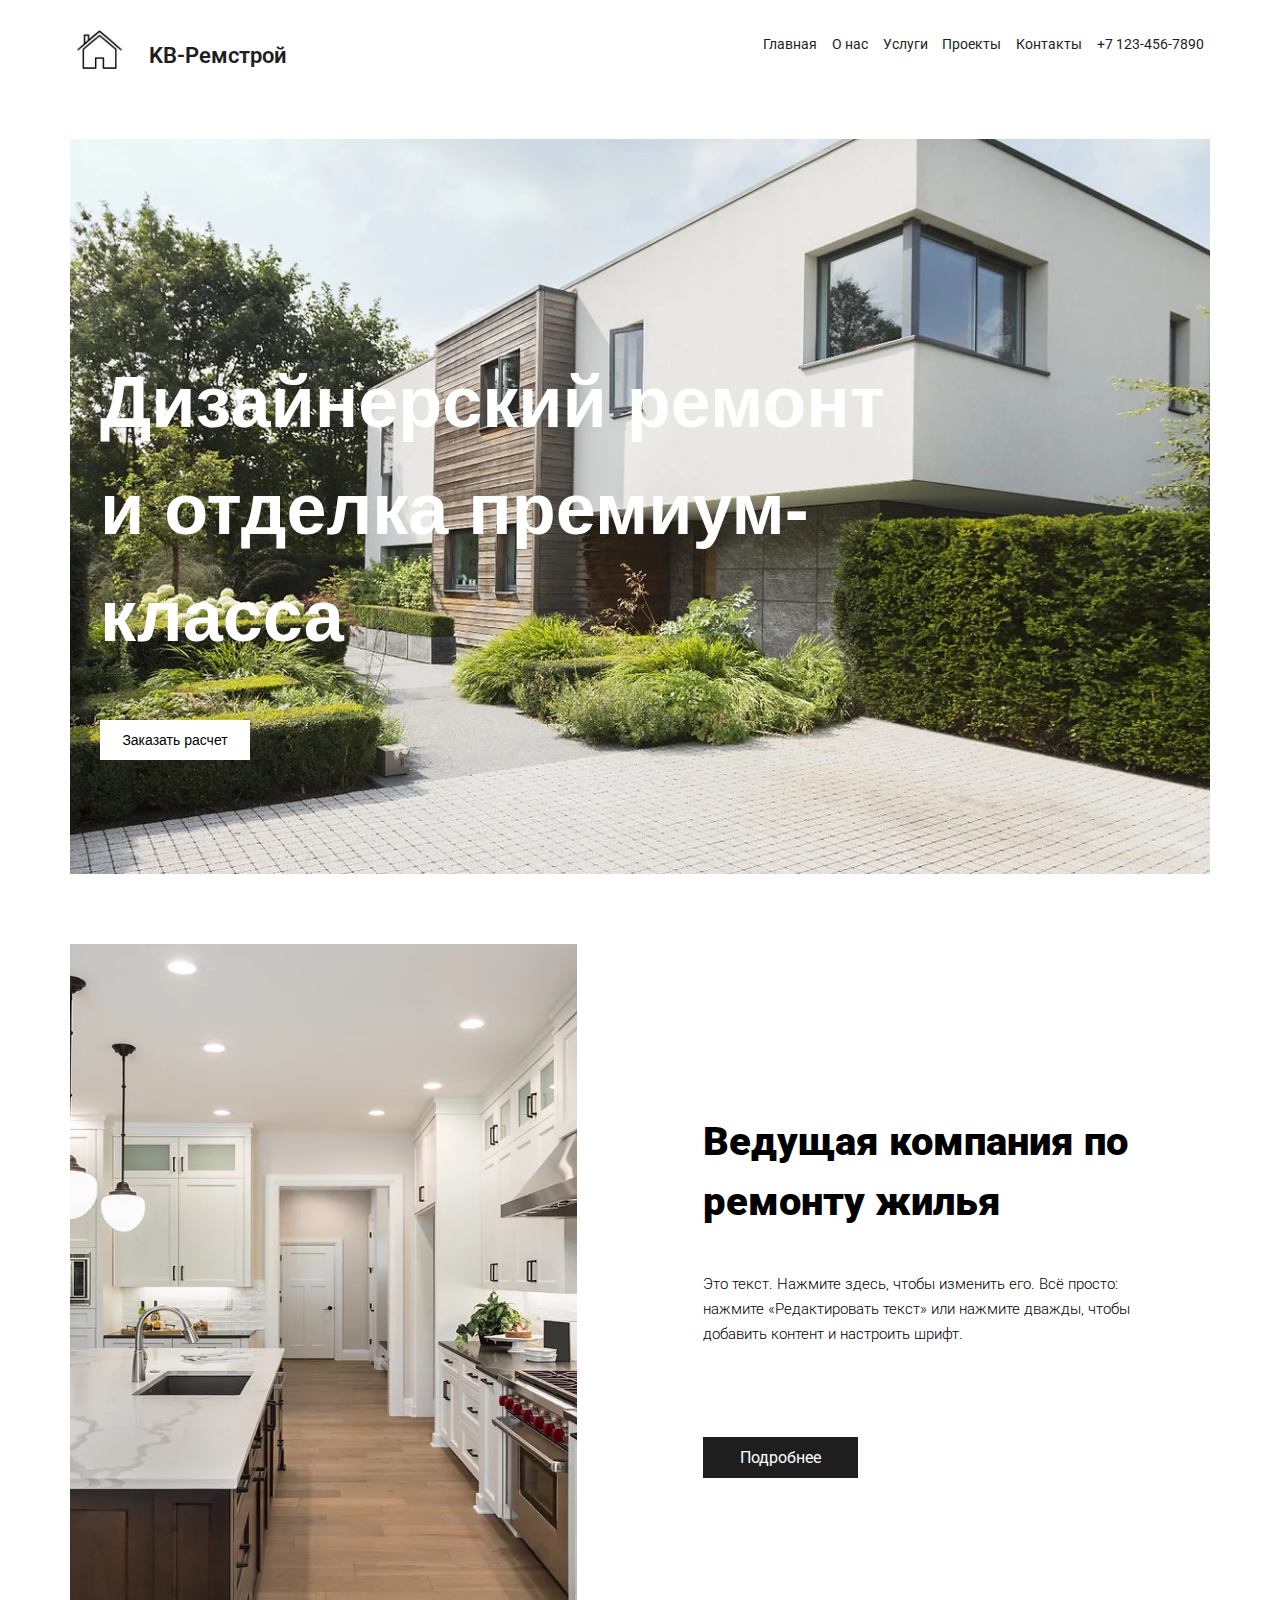
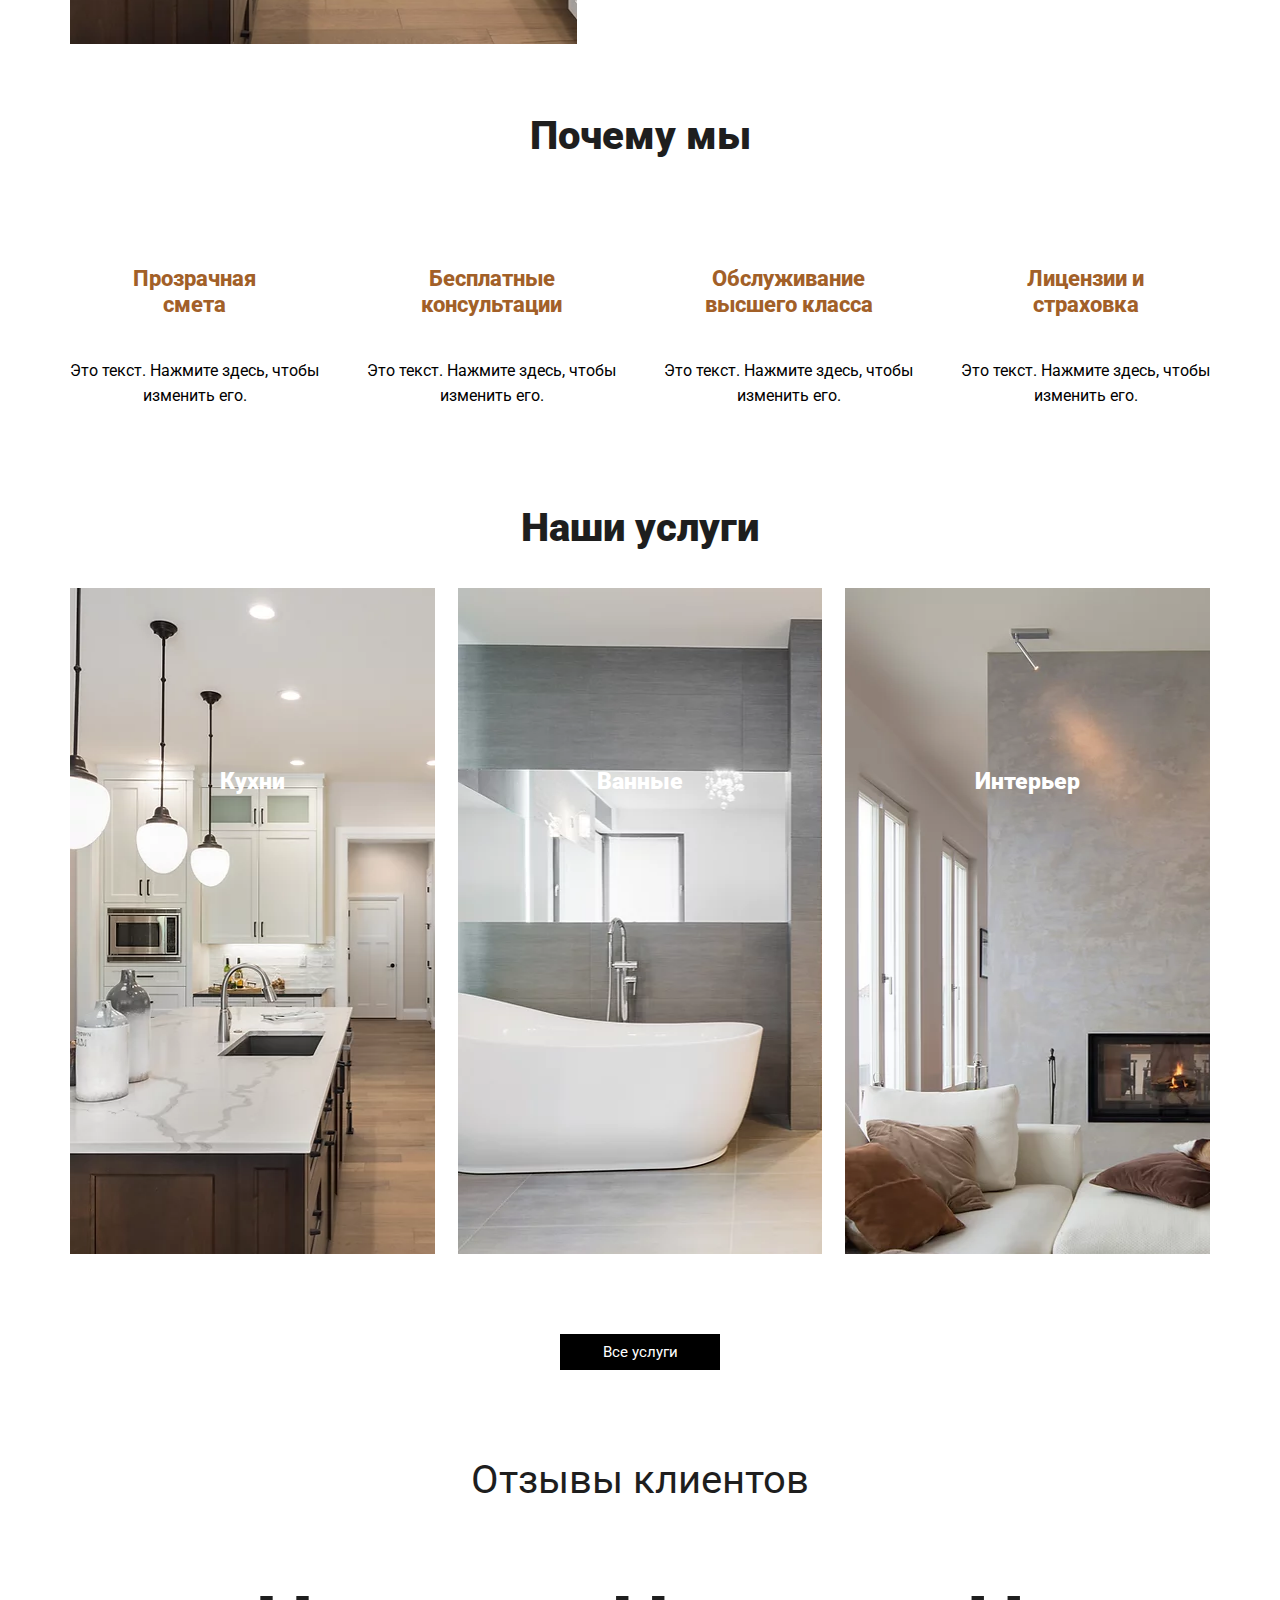
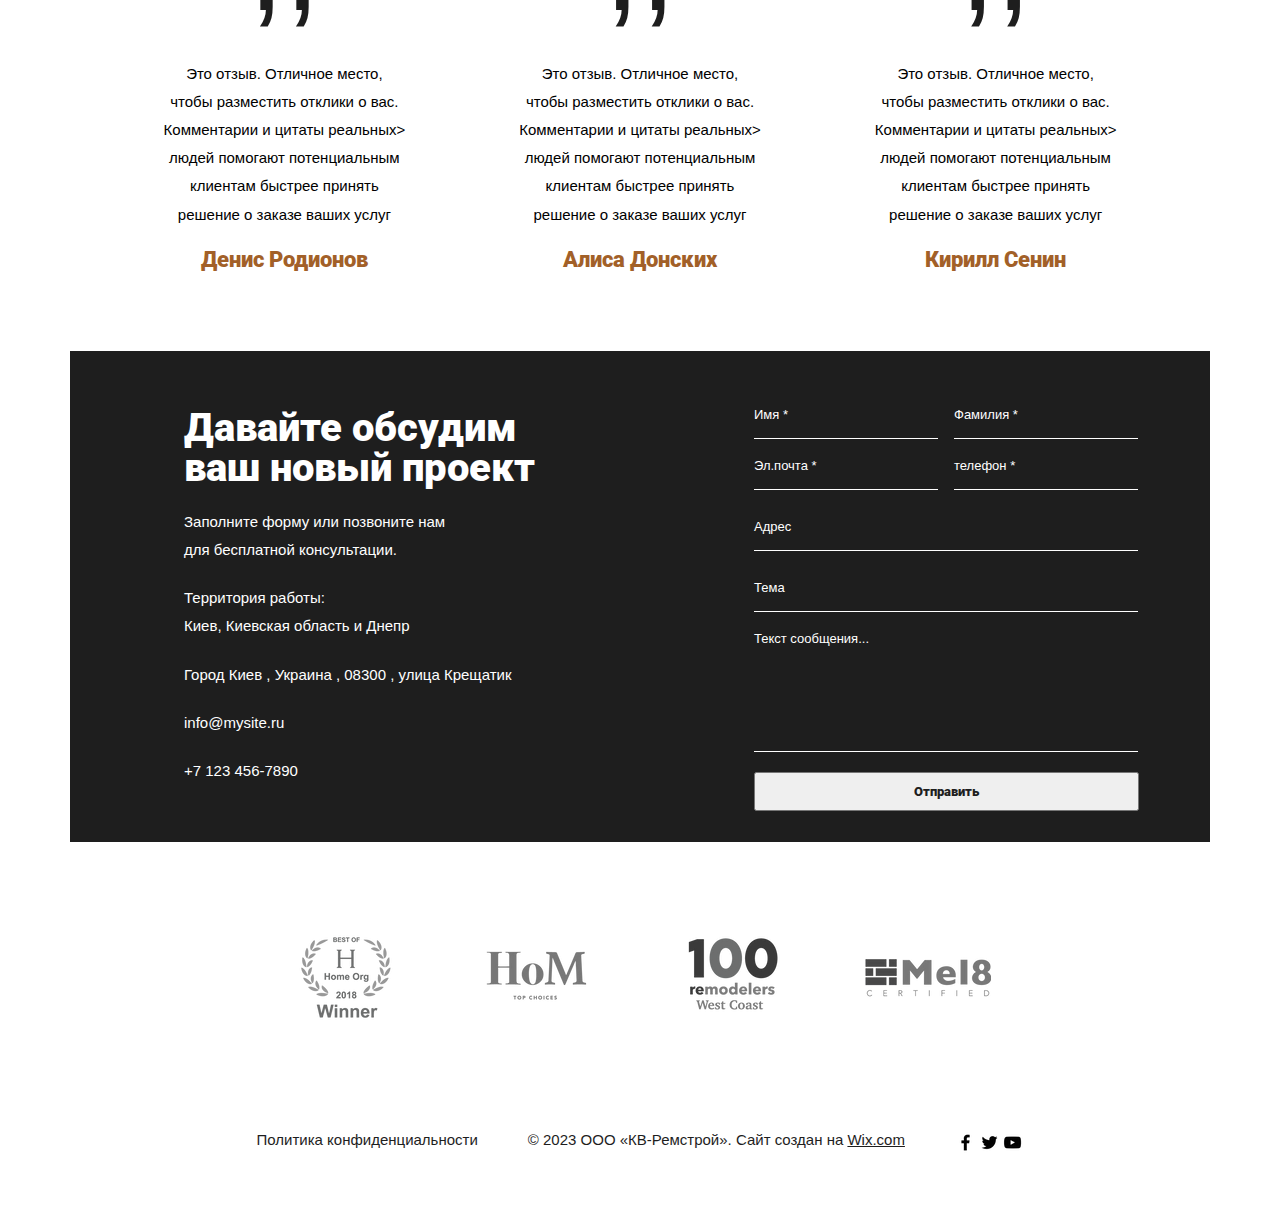
<file: index.html>
<!DOCTYPE html>
<html>
<head>
 <meta charset="UTF-8">
 <title>
    Верстка после JS
 </title>
 <meta name="viewport" content="width=device-width, initial-scale=1.0">  
 <link rel="stylesheet" href="./index.css">
 <link rel="preconnect" href="https://fonts.googleapis.com">
<link rel="preconnect" href="https://fonts.gstatic.com" crossorigin>
<link href="https://fonts.googleapis.com/css2?family=Roboto:wght@300&display=swap" rel="stylesheet">
</head>
<body>
    <header class="header-box">
        <div class="header-wrapper">
            <div class="left-part">
                <img src="./images/litlle-img-house.png" class="little-img-home" alt="">
                <h2 class="home-title">
                    KB-Ремстрой</h2>
            </div>
            <div class="right-text-nav-part">
                <nav class="page-nav-box">
                    <button class="nav-button">
                        Главная
                    </button>
                    <button class="nav-button">
                        <a href="./about-us.html" class="link">О нас</a>
                    </button>
                    <button class="nav-button">
                        <a href="./services.html" class="link">Услуги</a>
                    </button>
                    <button class="nav-button">
                        <a href="./projects.html" class="link">Проекты</a>
                    </button>
                    <button class="nav-button">
                        <a href="./contact.html" class="link">Контакты</a>
                    </button>
                    <button class="nav-button">
                        +7 123-456-7890
                    </button>
                </nav>
            </div>
        </div>
    </header>
    <main class="main-part-of-content" id="main">
        <div class="box-with-first-content-home" id="gay">
            <div class="box-with-text-content">
                <h1 class="big-white-title">
                    Дизайнерский ремонт<br>
                    и отделка премиум-<br>
                    класса
                </h1>
                <button class="white-button">
                    Заказать расчет
                </button>
            </div>
        </div>
        <div class="second-box-with-home-kitchen">
            <div class="box-with-img">
                <img src="./images/house-kitchen.webp" class="img-kitchen" alt="">
            </div>
            <div class="box-with-text-menu">
                <h1 class="just-title">
                    
Ведущая компания по<br> ремонту жилья
                </h1>
                <p class="just-text">
                    Это текст. Нажмите здесь, чтобы изменить его. Всё просто:<br> нажмите «Редактировать текст» или нажмите дважды, чтобы<br> добавить контент и настроить шрифт.
                </p>
                <button class="black-btn">
                    Подробнее
                </button>
            </div>
        </div>
        <div class="part-with-company-info">
            <h1 class="company-title">
                Почему мы
            </h1>
            <div class="box-with-company-chips-wrapper">
                <div class="box-with-company-chips">
                    <h1 class="company-chips-title">
                        Прозрачная<br>
                        смета
                    </h1>
                    <p class="company-chips-text">
                        Это текст. Нажмите здесь, чтобы<br> изменить его.
                    </p>
                </div>
                <div class="box-with-company-chips">
                    <h1 class="company-chips-title">
                        Бесплатные<br>
                        консультации
                    </h1>
                    <p class="company-chips-text">
                        Это текст. Нажмите здесь, чтобы<br> изменить его.
                    </p>
                </div>
                <div class="box-with-company-chips">
                    <h1 class="company-chips-title">
                        Обслуживание<br> высшего класса
                    </h1>
                    <p class="company-chips-text">
                        Это текст. Нажмите здесь, чтобы<br> изменить его.
                    </p>
                </div>
                <div class="box-with-company-chips">
                    <h1 class="company-chips-title">
                        Лицензии и<br>
                        страховка
                    </h1>
                    <p class="company-chips-text">
                        Это текст. Нажмите здесь, чтобы<br> изменить его.
                    </p>
                </div>
            </div>
        </div>
        <div class="part-with-company-product">
            <h1 class="company-product-title">
                Наши услуги
            </h1>
            <div class="box-with-company-product-content">
                <div class="box-with-img-first">
                    
                    <h1 class="box-with-img-title">
                        Кухни
                    </h1>
              
                </div>
                <div class="box-with-img-second">
                    <h1 class="box-with-img-title">
                        Ванные
                    </h1>
                </div>
                <div class="box-with-img-third">
                    <h1 class="box-with-img-title">
                        Интерьер
                    </h1>
                </div>
            </div>
            <div class="box-with-button">
                <button class="button-for-company-product">
                    Все услуги
                </button>
            </div>
        </div>
        <div class="feedback-from-users-box">
            <h1 class="feedback-from-users-title">
            Отзывы клиентов
            </h1>
            <div class="feedback-from-users-content-part">
                <div class="box-with-feedback">
                    <h1 class="big-symbol">
                        ,,
                    </h1>
                    <p class="text-after-symbol">  
                        Это отзыв. Отличное место,<br> чтобы разместить отклики о вас.<br> Комментарии и цитаты реальных><br> людей помогают потенциальным<br> клиентам быстрее принять<br> решение о заказе ваших услуг
                    </p>
                    <p class="username">
                        Денис Родионов
                    </p>
                </div>
                <div class="box-with-feedback box-with-feedback-center-box">
                    <h1 class="big-symbol">
                        ,,
                    </h1>
                    <p class="text-after-symbol">  
                        Это отзыв. Отличное место,<br> чтобы разместить отклики о вас.<br> Комментарии и цитаты реальных><br> людей помогают потенциальным<br> клиентам быстрее принять<br> решение о заказе ваших услуг
                    </p>
                    <p class="username">
                        Алиса Донских
                    </p>
                </div>
                <div class="box-with-feedback">
                    <h1 class="big-symbol">
                        ,,
                    </h1>
                    <p class="text-after-symbol">  
                        Это отзыв. Отличное место,<br> чтобы разместить отклики о вас.<br> Комментарии и цитаты реальных><br> людей помогают потенциальным<br> клиентам быстрее принять<br> решение о заказе ваших услуг
                    </p>
                    <p class="username">
                        Кирилл Сенин
                    </p>
                </div>
            </div>
        </div>
        <div class="suggestion-box">
            <div class="left-box-with-text-info">
                <h1 class="left-box-with-text-info-title">
                Давайте обсудим <br>
                ваш новый проект
                </h1>
                <p class="info-box-just-sub-text">
                    Заполните форму или позвоните нам <br>
                    для бесплатной консультации.
                </p>
                <p class="info-box-just-sub-text">
                    Территория работы:<br>
                    Киев, Киевская область и Днепр
                </p>
                <p class="info-box-just-sub-text">
                    Город Киев , Украина , 08300 , улица Крещатик
                </p>
                <p class="info-box-just-sub-text">
                    info@mysite.ru
                </p>
                <p class="info-box-just-sub-text">
                    +7 123 456-7890
                </p>
            </div>
            <div class="right-email-box">
                <div class="first-row first-row-first">
                    <div class="column-with-input column-with-input-first">
                    <p class="text-for-input-row">Имя *</p>
                    <input type="email" class="input-row">
                </div>
                <div class="column-with-input">
                    <p class="text-for-input-row">Фамилия *</p>
                    <input type="email" class="input-row">
                </div>
                </div>
                <div class="first-row first-row-second">
                    <div class="column-with-input column-with-input-first">
                    <p class="text-for-input-row">Эл.почта *</p>
                    <input type="email" class="input-row">
                </div>
                <div class="column-with-input">
                    <p class="text-for-input-row">телефон *</p>
                    <input type="email" class="input-row">
                </div>
                </div>
                <div class="second-row"> 
                    <div class="column-with-input">
                        <p class="text-for-input-row">Адрес</p>
                        <input type="email" class="big-input-row">
                    </div>
                </div>
                <div class="second-row">
                    <div class="column-with-input">
                        <p class="text-for-input-row">Тема</p>
                        <input type="email" class="big-input-row">
                    </div>
                </div>
                <div class="third-row">
                    <div class="column-with-input">
                        <p class="text-for-input-row">Текст сообщения...</p>
                        <input type="email" class="big-input-row big-input-row-text">
                    </div>
                </div>
                <div class="fourth-row-with-btn">
                <button class="white-big-btn">
                  Отправить
                </button>
                </div>
            </div>
        </div>
        <div class="box-with-partners-img">
            <div class="row-with-images">
            <div>
                <img src="./images//home-org-img.webp" alt="">                    
            </div>
            <div>
                <img src="./images/HoM-img.webp" class="second-img" alt="">                    
            </div>
            <div>
                <img src="./images/100remodeler-img.webp" class="third-img" alt="">
            </div>
            <div>
                <img src="./images/Mel8.webp" alt="">                   
            </div>
            </div>
        </div>
    </main>
    <footer class="footer-box">
        <div class="footer-wrapper">
        <div>
            <p class="footer-text">Политика конфиденциальности</p>
        </div>
        <div>
            <p class="footer-text footer-text-middle">© 2023 ООО «КВ-Ремстрой». Сайт создан на <a class="wix-link" href="https://ru.wix.com/">Wix.com</a></p>    
        </div>
            <div class="box-with-footer-img">
                <img src="./images/facebook-img.webp" alt="">
                <img src="./images/twitter-img.webp" alt="">
                <img src="./images/youtube-img.webp" alt="">
            </div>
        </div>
    </footer>
   </body>
   </html>
</file>
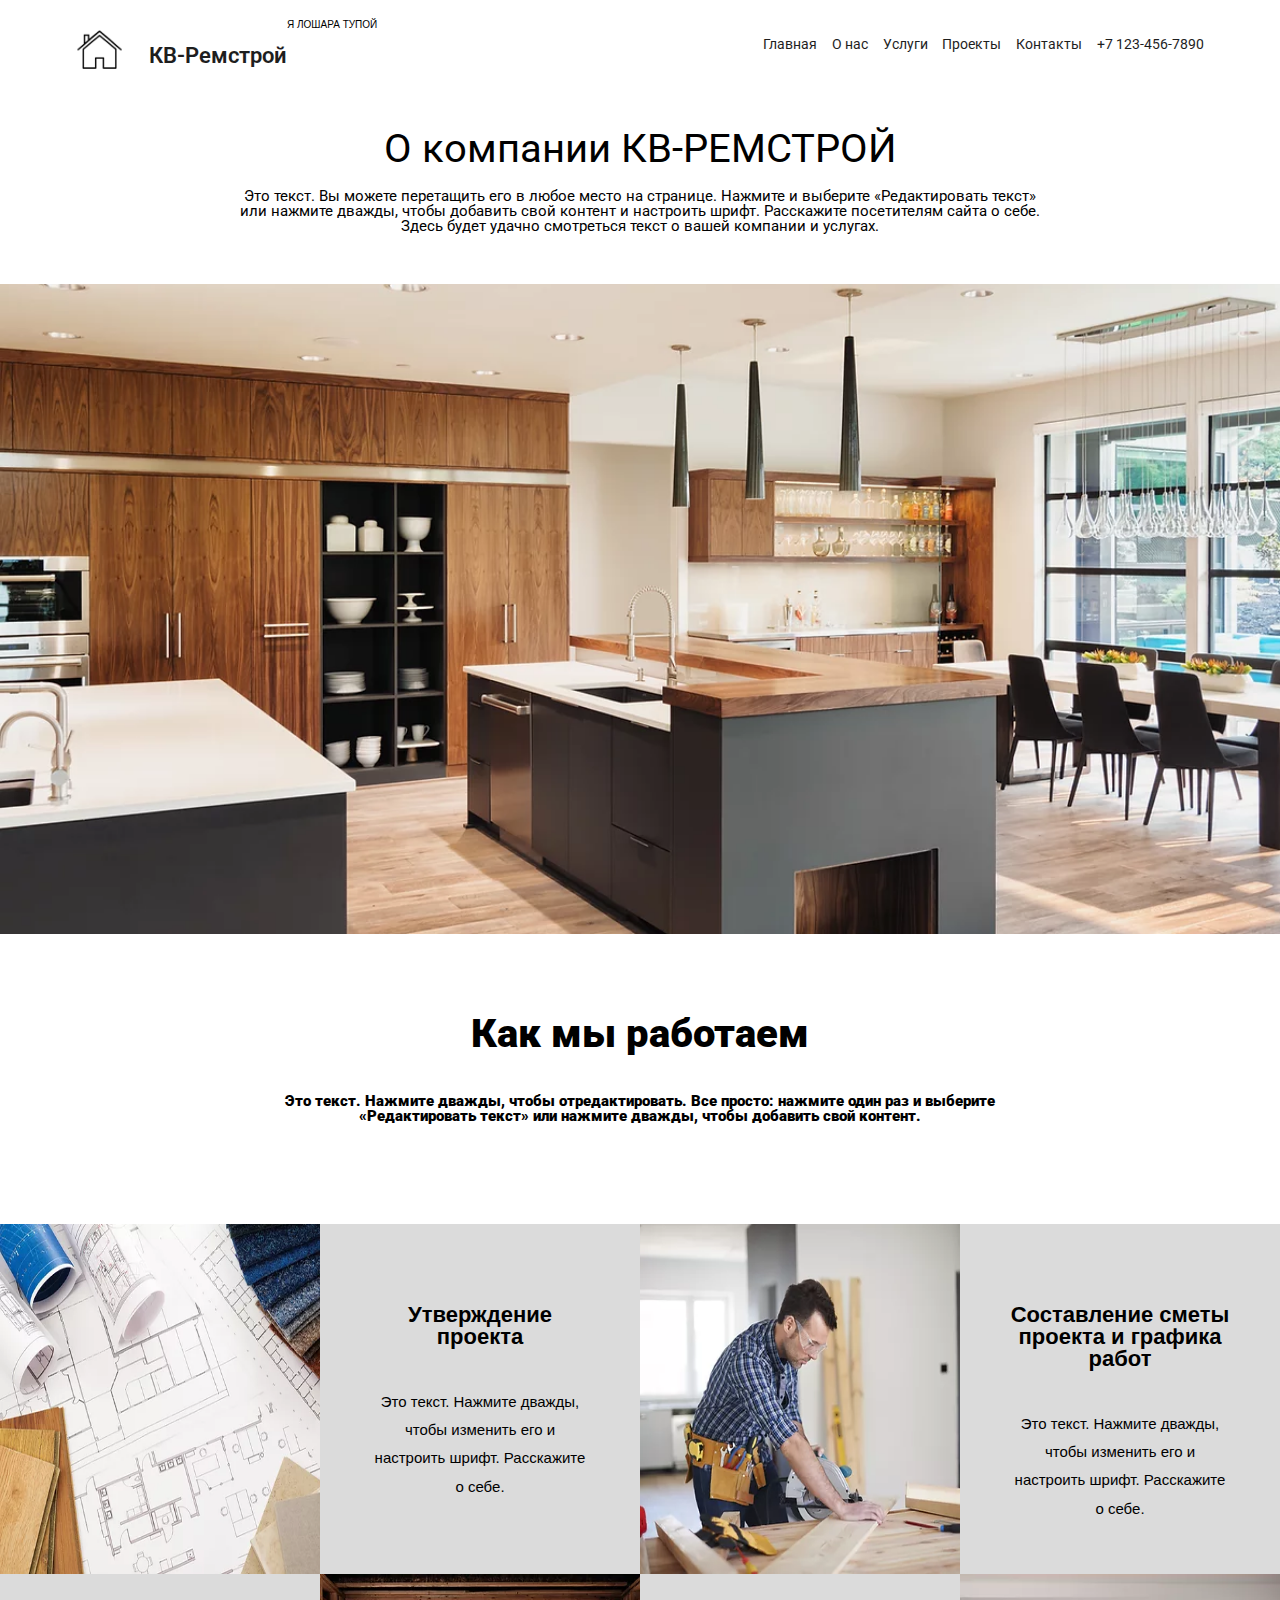
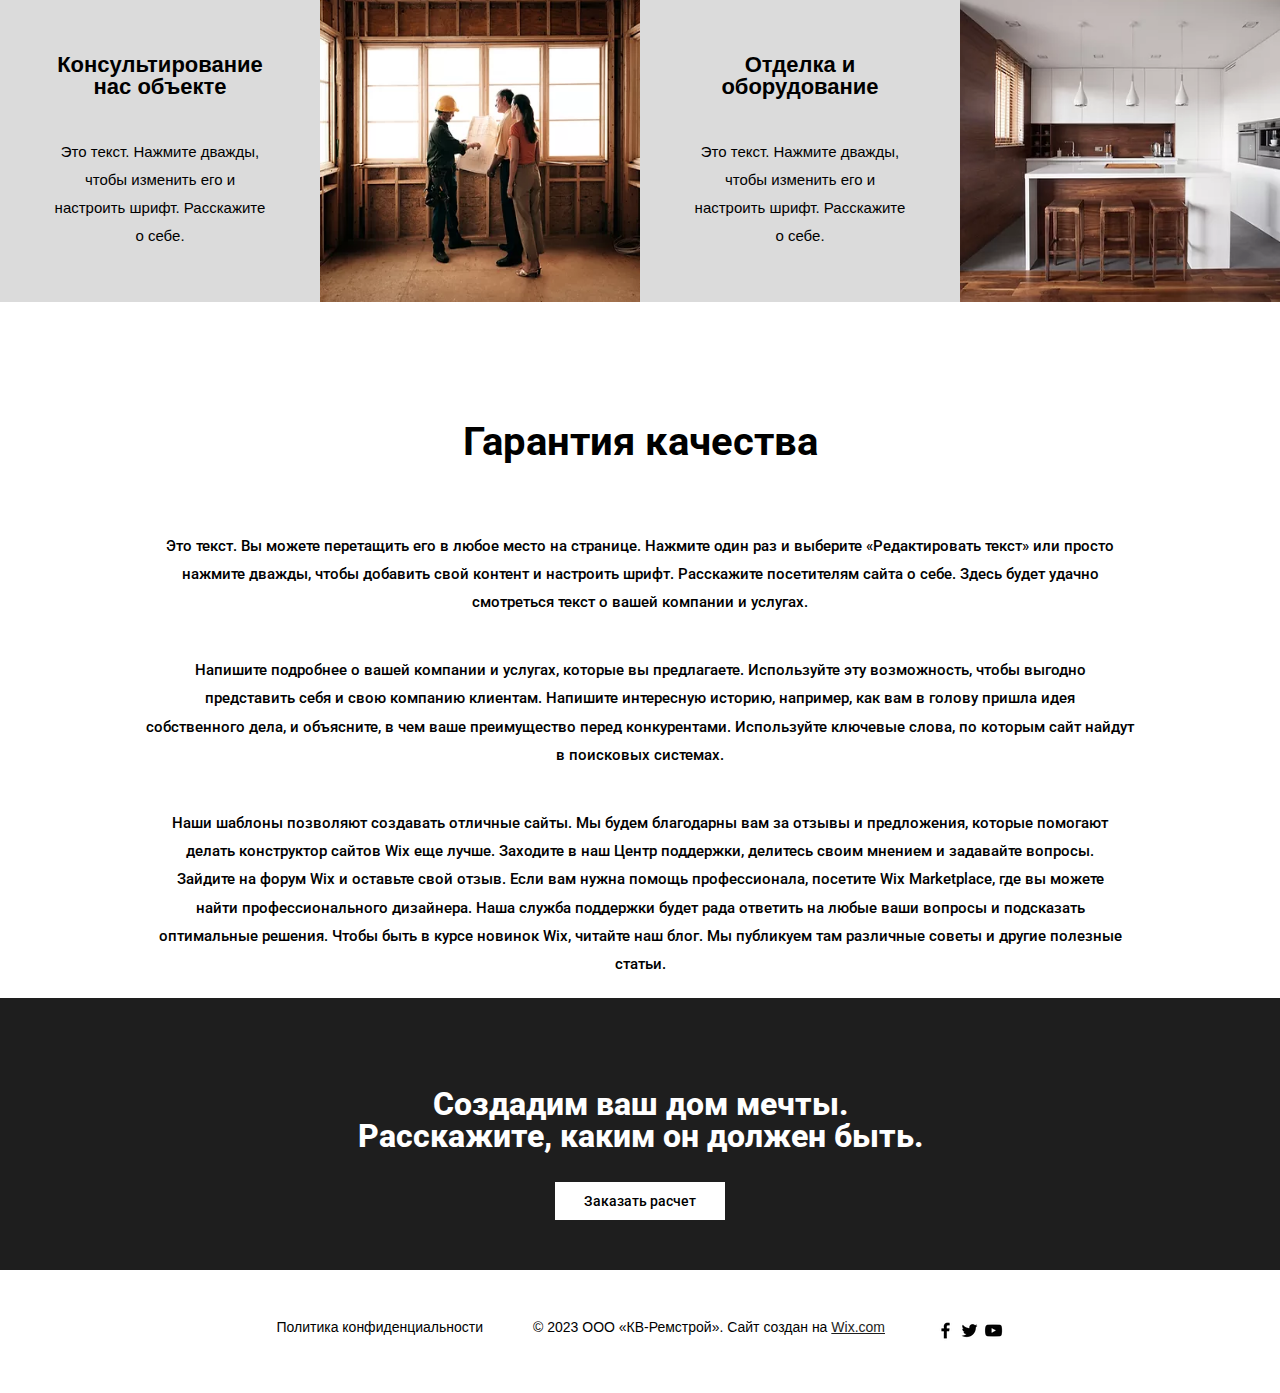
<file: about-us.html>
<html lang="en">
<head>
    <meta charset="UTF-8">
    <meta http-equiv="X-UA-Compatible" content="IE=edge">
    <meta name="viewport" content="width=device-width, initial-scale=1.0">
    <title>Document</title>
    <link rel="stylesheet" href="./about-us.css">
    <link rel="preconnect" href="https://fonts.googleapis.com">
    <link rel="preconnect" href="https://fonts.gstatic.com" crossorigin>
    <link href="https://fonts.googleapis.com/css2?family=Roboto:wght@300&display=swap" rel="stylesheet">
</head>
<body>
    <header class="header-box">
        <div class="header-wrapper">
            <div class="left-part">
                <img src="./images/litlle-img-house.png" class="little-img-home" alt="">
                <h2 class="home-title">
                    КВ-Ремстрой</h2>
                    <h1>Я ЛОШАРА ТУПОЙ</h1>
            </div>
            <div class="right-text-nav-part">
                <nav class="page-nav-box">
                    <button  class="nav-button">
                        <a href="./index.html" class="link">Главная</a>
                    </button>
                    <button class="nav-button">
                        <a href="./about-us.html" class="link">О нас</a> 
                    </button>
                    <button class="nav-button">
                        <a href="./services.html" class="link">Услуги</a>
                    </button>
                    <button class="nav-button">
                        <a href="./projects.html" class="link">Проекты</a>
                    </button>
                    <button class="nav-button">
                        <a href="./contact.html" class="link">Контакты</a>
                    </button>
                    <button class="nav-button">
                        +7 123-456-7890
                    </button>
                </nav>
            </div>
        </div>
    </header>
    <main class="main-content-box">
        <div class="about-company-box">
            <h1 class="about-company-title">

                О компании КВ-РЕМСТРОЙ
            </h1>
            <p class="about-company-text">
                Это текст. Вы можете перетащить его в любое место на странице. Нажмите и выберите «Редактировать текст» <br> или нажмите дважды, чтобы добавить свой контент и настроить шрифт. Расскажите посетителям сайта о себе.<br> Здесь будет удачно смотреться текст о вашей компании и услугах.
            </p>
            <div class="box-with-image">
                <img src="./images/second-kitchen-img.webp" class="second-kitchen-img" alt="">
            </div>
        </div>
        <div class="box-how-we-works">
            <div class="text-part-of-content">
                <h1 class="how-we-works-title">
                   Как мы работаем
                </h1>
                <p class="how-we-works-text">
                    Это текст. Нажмите дважды, чтобы отредактировать. Все просто: нажмите один раз и выберите<br> «Редактировать текст» или нажмите дважды, чтобы добавить свой контент. 
                </p>
            </div>
            <div class="box-with-how-we-works-content">
                <div class="first-row">
                   <div class="just-img-wrapper">
                    <img src="./images/building-draft-img.webp" class="just-img" alt="">
                   </div>
                   <div class="just-text-wrapper">
                    <h1 class="just-text-title">
                        Утверждение<br> проекта
                    </h1>
                    <p class="just-sub-text">
                        Это текст. Нажмите дважды,<br> чтобы изменить его и<br> настроить шрифт. Расскажите<br> о себе.
                    </p>
                   </div>
                   <div class="just-img-wrapper">
                    <img src="./images/builder-img.webp" class="just-img" alt="">
                   </div>
                   <div class="just-text-wrapper">
                    <h1 class="just-text-title">
                        Составление сметы<br> проекта и графика<br> работ
                    </h1>
                    <p class="just-sub-text">
                        Это текст. Нажмите дважды,<br> чтобы изменить его и<br> настроить шрифт. Расскажите<br> о себе.
                    </p>
                   </div>
                </div>
                <div class="first-row first-row-next-row">
                    <div class="just-text-wrapper">
                     <h1 class="just-text-title">
                        Консультирование<br> наc объекте
                     </h1>
                     <p class="just-sub-text">
                         Это текст. Нажмите дважды,<br> чтобы изменить его и<br> настроить шрифт. Расскажите<br> о себе.
                     </p>
                    </div>
                    <div class="just-img-wrapper">
                        <img src="./images/builder-with-people.webp" class="just-img" alt="">
                       </div>
                   
                    <div class="just-text-wrapper">
                     <h1 class="just-text-title">
                        Отделка и <br>
                        оборудование
                        
                     </h1>
                     <p class="just-sub-text">
                         Это текст. Нажмите дважды,<br> чтобы изменить его и<br> настроить шрифт. Расскажите<br> о себе.
                     </p>
                    </div>
                    <div class="just-img-wrapper">
                        <img src="./images/lux-kitchen.webp" class="just-img" alt="">
                       </div>
                 </div>
            </div>
        </div>
        <div class="box-with-quantity-garanties">
            <div class="box-with-quantity-text">
                <h1 class="quantity-title">
                    Гарантия качества
                </h1>
                <p class="quantity-text">
                    Это текст. Вы можете перетащить его в любое место на странице. Нажмите один раз и выберите «Редактировать текст» или просто<br> нажмите дважды, чтобы добавить свой контент и настроить шрифт. Расскажите посетителям сайта о себе. Здесь будет удачно<br> смотреться текст о вашей компании и услугах.  
                </p>
                <p class="quantity-text">
                    Напишите подробнее о вашей компании и услугах, которые вы предлагаете. Используйте эту возможность, чтобы выгодно<br> представить себя и свою компанию клиентам. Напишите интересную историю, например, как вам в голову пришла идея<br> собственного дела, и объясните, в чем ваше преимущество перед конкурентами. Используйте ключевые слова, по которым сайт найдут <br> в поисковых системах.
                </p>
                <p class="quantity-text">
                    Наши шаблоны позволяют создавать отличные сайты. Мы будем благодарны вам за отзывы и предложения, которые помогают<br> делать конструктор сайтов Wix еще лучше. Заходите в наш Центр поддержки, делитесь своим мнением и задавайте вопросы.<br> Зайдите на форум Wix и оставьте свой отзыв. Если вам нужна помощь профессионала, посетите Wix Marketplace, где вы можете<br> найти профессионального дизайнера. Наша служба поддержки будет рада ответить на любые ваши вопросы и подсказать<br> оптимальные решения. Чтобы быть в курсе новинок Wix, читайте наш блог. Мы публикуем там различные советы и другие полезные<br> статьи.
                </p>
            </div>
        </div>
        <div class="box-with-suggestion-for-user">
            <div class="box-with-suggestion-for-users-text-box">
                <h1 class="box-with-suggestion-for-users-title">                   
Создадим ваш дом мечты.<br>
Расскажите, каким он должен быть.
                </h1>
                <div class="box-with-suggestion-for-users-button-box">
                <button class="box-with-suggestion-for-users-button">
                    Заказать расчет
                </button>
            </div>
            </div>
        </div>
    </main>
    <footer class="footer-box">
        <div class="footer-wrapper">
        <div>
            <p class="footer-text">Политика конфиденциальности</p>
        </div>
        <div>
            <p class="footer-text footer-text-middle">© 2023 ООО «КВ-Ремстрой». Сайт создан на <a class="wix-link" href="https://ru.wix.com/">Wix.com</a></p>    
        </div>
            <div class="box-with-footer-img">
                <img src="./images/facebook-img.webp" alt="">
                <img src="./images/twitter-img.webp" alt="">
                <img src="./images/youtube-img.webp" alt="">
            </div>
        </div>
    </footer>
</body>
</html>
</file>
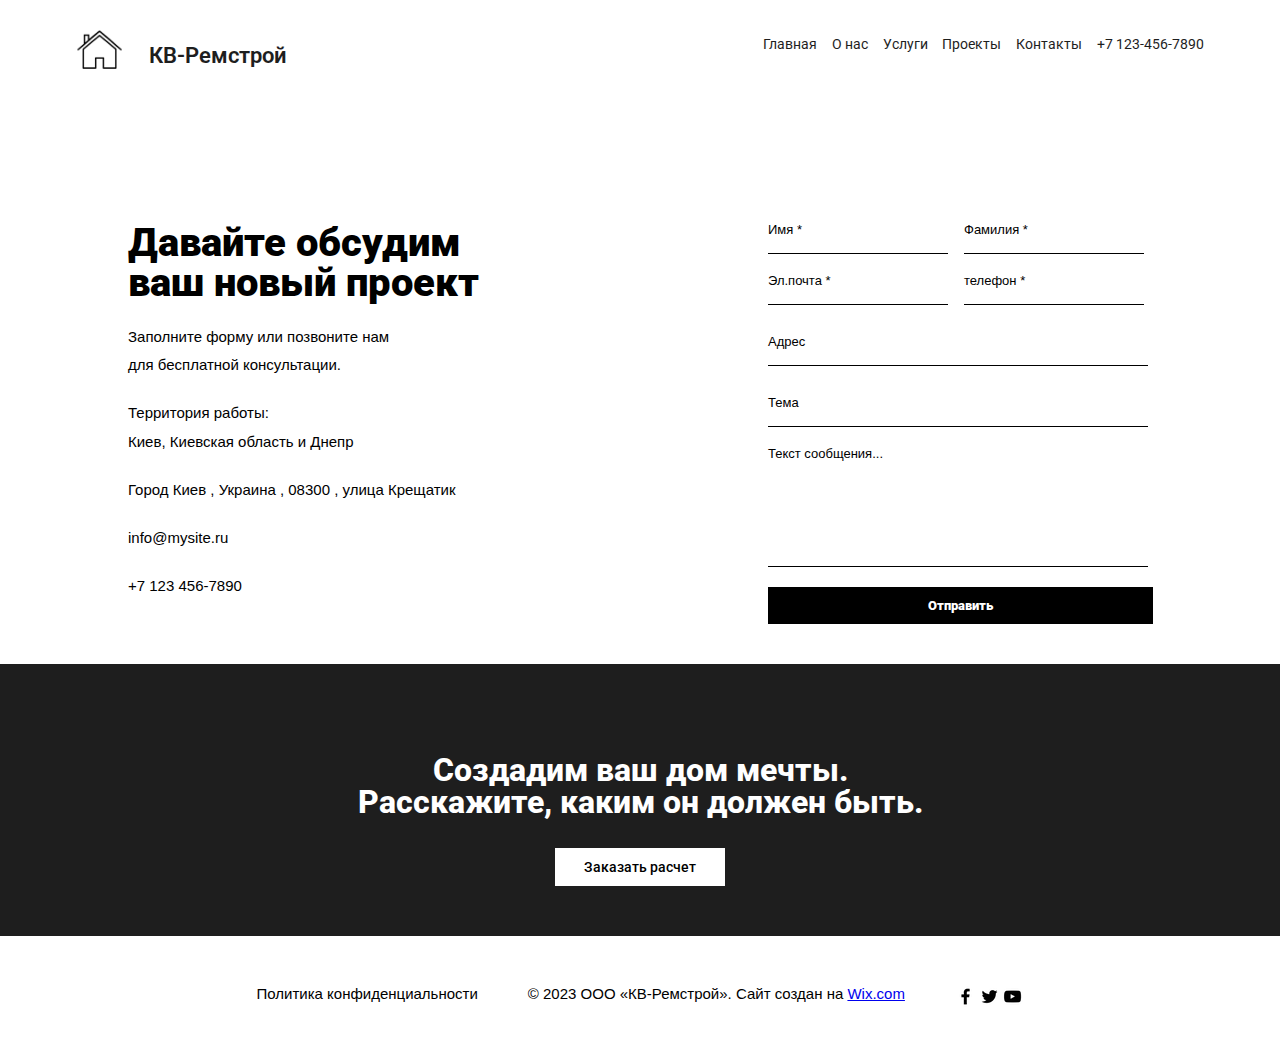
<file: contact.html>
<html lang="en">
<head>
    <meta charset="UTF-8">
    <meta http-equiv="X-UA-Compatible" content="IE=edge">
    <meta name="viewport" content="width=device-width, initial-scale=1.0">
    <link rel="stylesheet" href="./contact.css">
    <link rel="preconnect" href="https://fonts.googleapis.com">
    <link rel="preconnect" href="https://fonts.gstatic.com" crossorigin>
    <link href="https://fonts.googleapis.com/css2?family=Roboto:wght@300&display=swap" rel="stylesheet">
</head>
<body>
    <header class="header-box">
        <div class="header-wrapper">
            <div class="left-part">
                <img src="./images/litlle-img-house.png" class="little-img-home" alt="">
                <h2 class="home-title">
                    КВ-Ремстрой</h2>
            </div>
            <div class="right-text-nav-part">
                <nav class="page-nav-box">
                    <button class="nav-button">
                        Главная
                    </button>
                    <button class="nav-button">
                        <a href="./about-us.html" class="link">О нас</a>
                    </button>
                    <button class="nav-button">
                        <a href="./services.html" class="link">Услуги</a>
                    </button>
                    <button class="nav-button">
                        <a href="./projects.html" class="link">Проекты</a>
                    </button>
                    <button class="nav-button">
                        <a href="./projects.html" class="link">Контакты</a>
                    </button>
                    <button class="nav-button">
                        +7 123-456-7890
                    </button>
                </nav>
            </div>
        </div>
    </header>
    <main class="main-page-content">
        <div class="suggestion-box">
            <div class="left-box-with-text-info">
                <h1 class="left-box-with-text-info-title">
                Давайте обсудим <br>
                ваш новый проект
                </h1>
                <p class="info-box-just-sub-text">
                    Заполните форму или позвоните нам <br>
                    для бесплатной консультации.
                </p>
                <p class="info-box-just-sub-text">
                    Территория работы:<br>
                    Киев, Киевская область и Днепр
                </p>
                <p class="info-box-just-sub-text">
                    Город Киев , Украина , 08300 , улица Крещатик
                </p>
                <p class="info-box-just-sub-text">
                    info@mysite.ru
                </p>
                <p class="info-box-just-sub-text">
                    +7 123 456-7890
                </p>
            </div>
            <div class="right-email-box">
                <div class="first-row first-row-first">
                    <div class="column-with-input column-with-input-first">
                    <p class="text-for-input-row">Имя *</p>
                    <input type="email" class="input-row">
                </div>
                <div class="column-with-input">
                    <p class="text-for-input-row">Фамилия *</p>
                    <input type="email" class="input-row">
                </div>
                </div>
                <div class="first-row first-row-second">
                    <div class="column-with-input column-with-input-first">
                    <p class="text-for-input-row">Эл.почта *</p>
                    <input type="email" class="input-row">
                </div>
                <div class="column-with-input">
                    <p class="text-for-input-row">телефон *</p>
                    <input type="email" class="input-row">
                </div>
                </div>
                <div class="second-row"> 
                    <div class="column-with-input">
                        <p class="text-for-input-row">Адрес</p>
                        <input type="email" class="big-input-row">
                    </div>
                </div>
                <div class="second-row">
                    <div class="column-with-input">
                        <p class="text-for-input-row">Тема</p>
                        <input type="email" class="big-input-row">
                    </div>
                </div>
                <div class="third-row">
                    <div class="column-with-input">
                        <p class="text-for-input-row">Текст сообщения...</p>
                        <input type="email" class="big-input-row big-input-row-text">
                    </div>
                </div>
                <div class="fourth-row-with-btn">
                <button class="white-big-btn">
                  Отправить
                </button>
                </div>
            </div>
        </div>
        <div class="box-with-suggestion-for-user">
            <div class="box-with-suggestion-for-users-text-box">
                <h1 class="box-with-suggestion-for-users-title">                   
Создадим ваш дом мечты.<br>
Расскажите, каким он должен быть.
                </h1>
                <div class="box-with-suggestion-for-users-button-box">
                <button class="box-with-suggestion-for-users-button">
                    Заказать расчет
                </button>
            </div>
            </div>
        </div>
        <footer class="footer-box">
            <div class="footer-wrapper">
            <div>
                <p class="footer-text">Политика конфиденциальности</p>
            </div>
            <div>
                <p class="footer-text footer-text-middle">© 2023 ООО «КВ-Ремстрой». Сайт создан на <a class="wix-link" href="https://ru.wix.com/">Wix.com</a></p>    
            </div>
                <div class="box-with-footer-img">
                    <img src="./images/facebook-img.webp" alt="">
                    <img src="./images/twitter-img.webp" alt="">
                    <img src="./images/youtube-img.webp" alt="">
                </div>
            </div>
        </footer>
    </main>
</body>
</html>
</file>
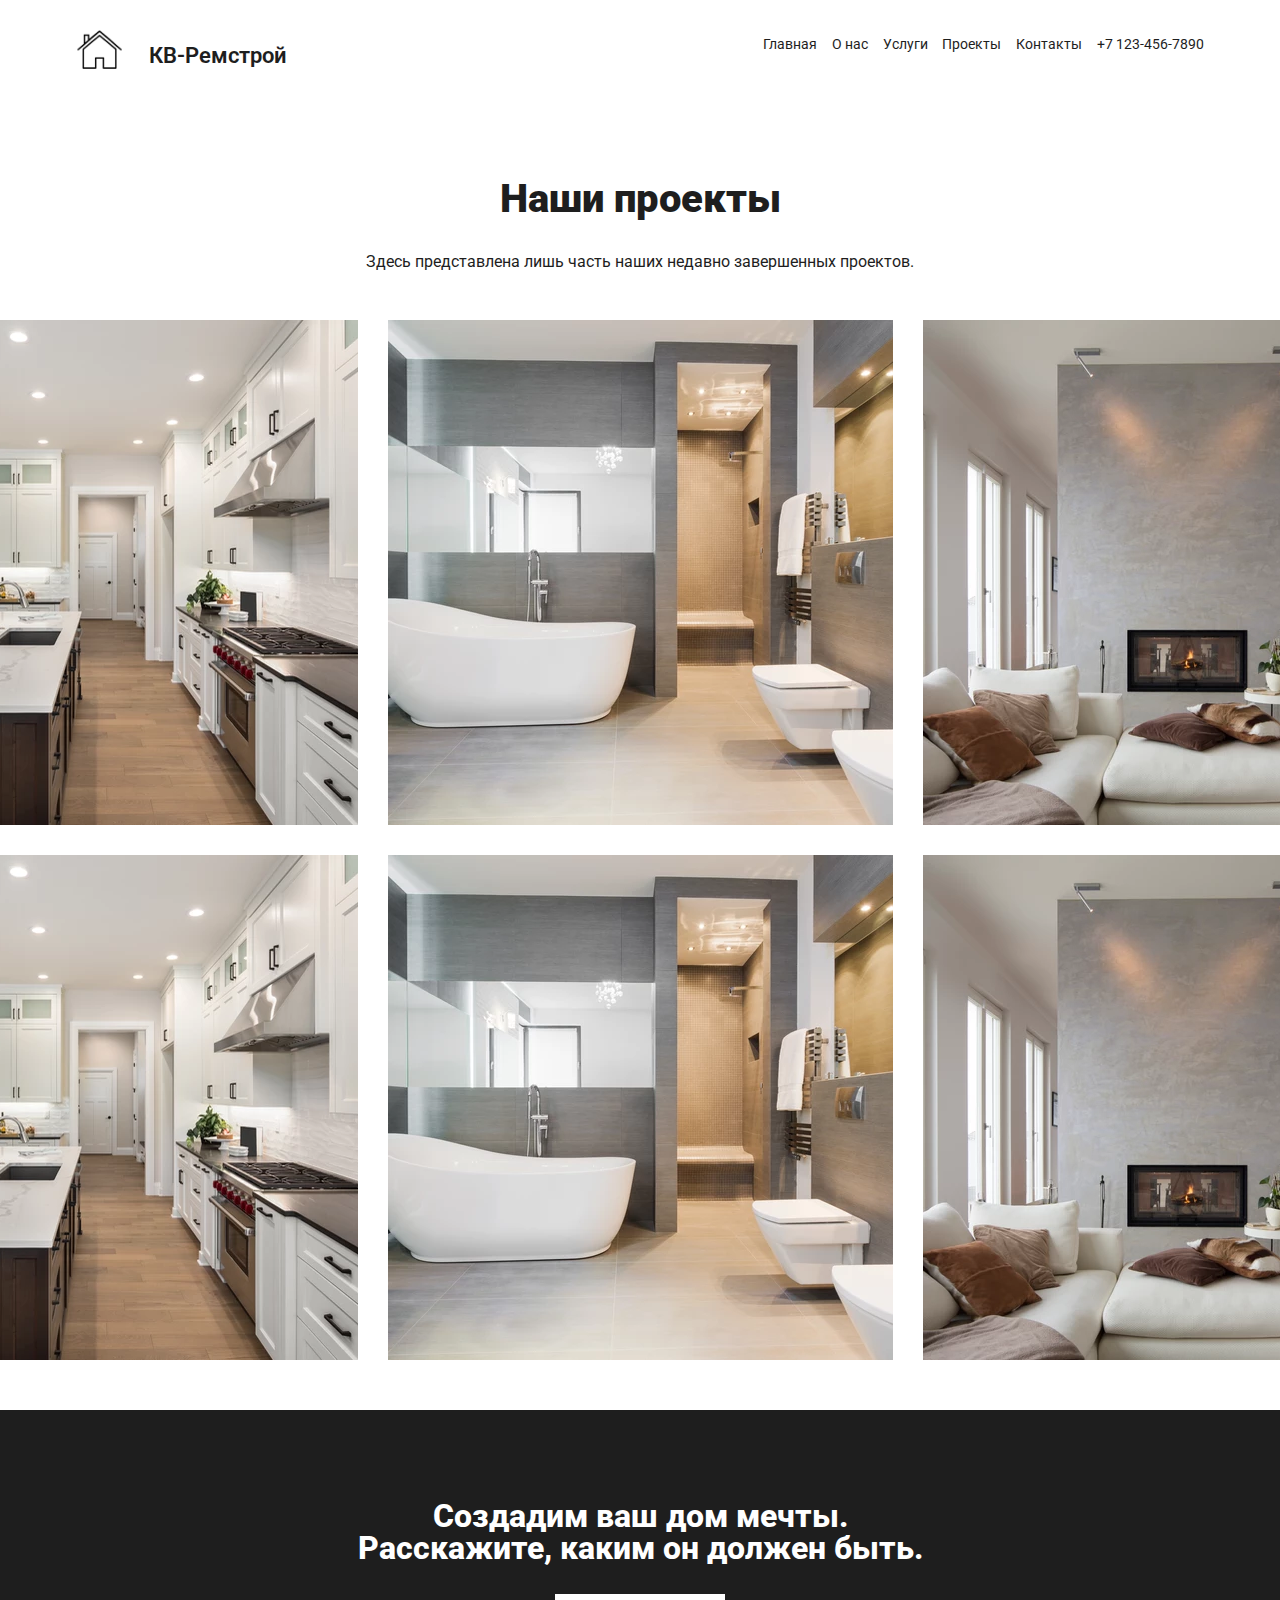
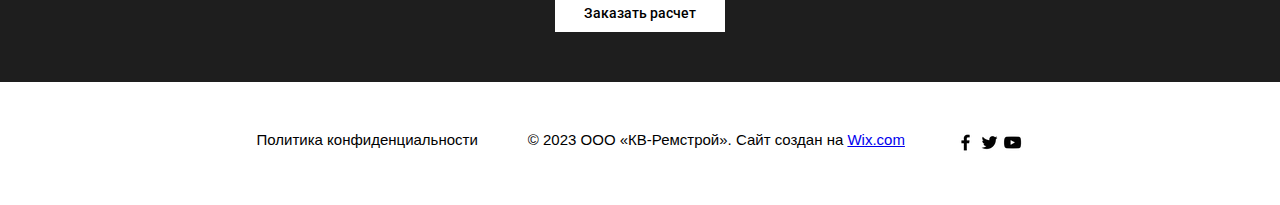
<file: projects.html>
<html lang="en">
<head>
    <meta charset="UTF-8">
    <meta http-equiv="X-UA-Compatible" content="IE=edge">
    <meta name="viewport" content="width=device-width, initial-scale=1.0">
    <title>Document</title>
    <link rel="stylesheet" href="./projects.css">
    <link rel="preconnect" href="https://fonts.googleapis.com">
    <link rel="preconnect" href="https://fonts.gstatic.com" crossorigin>
    <link href="https://fonts.googleapis.com/css2?family=Roboto:wght@300&display=swap" rel="stylesheet">
</head>
<body>
    <header class="header-box">
        <div class="header-wrapper">
            <div class="left-part">
                <img src="./images/litlle-img-house.png" class="little-img-home" alt="">
                <h2 class="home-title">
                    КВ-Ремстрой</h2>
            </div>
            <div class="right-text-nav-part">
                <nav class="page-nav-box">
                    <button class="nav-button">
                        Главная
                    </button>
                    <button class="nav-button">
                        <a href="./about-us.html" class="link">О нас</a>
                    </button>
                    <button class="nav-button">
                        <a href="./services.html" class="link">Услуги</a>
                    </button>
                    <button class="nav-button">
                        <a href="./projects.html" class="link">Проекты</a>
                    </button>
                    <button class="nav-button">
                        <a href="./contact.html" class="link">Контакты</a>
                    </button>
                    <button class="nav-button">
                        +7 123-456-7890
                    </button>
                </nav>
            </div>
        </div>
    </header>
    <main class="main-page-content">
        <div class="box-with-company-services">
            <h1 class="services-title">
                Наши проекты

            <p class="services-text">
                Здесь представлена лишь часть наших недавно завершенных проектов.
            </p>
        </div>
        <div class="projects-content-box">
            <div class="row-with-images">
                <img src="./images/second-little-little-kitchen.webp" class="img-settings" alt="">
                <img src="./images/second-bath-room-img.webp" class="img-settings img-settings-center" alt="">
                <img src="./images/living-second-room-img.webp" class="img-settings" alt="">
            </div>
            <div class="row-with-images">
                <img src="./images/second-little-little-kitchen.webp" class="img-settings" alt="">
                <img src="./images/second-bath-room-img.webp" class="img-settings img-settings-center" alt="">
                <img src="./images/living-second-room-img.webp" class="img-settings" alt="">
            </div>
        </div>
        <div class="box-with-suggestion-for-user">
            <div class="box-with-suggestion-for-users-text-box">
                <h1 class="box-with-suggestion-for-users-title">                   
Создадим ваш дом мечты.<br>
Расскажите, каким он должен быть.
                </h1>
                <div class="box-with-suggestion-for-users-button-box">
                <button class="box-with-suggestion-for-users-button">
                    Заказать расчет
                </button>
            </div>
            </div>
        </div>
    </main>
    <footer class="footer-box">
        <div class="footer-wrapper">
        <div>
            <p class="footer-text">Политика конфиденциальности</p>
        </div>
        <div>
            <p class="footer-text footer-text-middle">© 2023 ООО «КВ-Ремстрой». Сайт создан на <a class="wix-link" href="https://ru.wix.com/">Wix.com</a></p>    
        </div>
            <div class="box-with-footer-img">
                <img src="./images/facebook-img.webp" alt="">
                <img src="./images/twitter-img.webp" alt="">
                <img src="./images/youtube-img.webp" alt="">
            </div>
        </div>
    </footer>
</body>
</html>
</file>
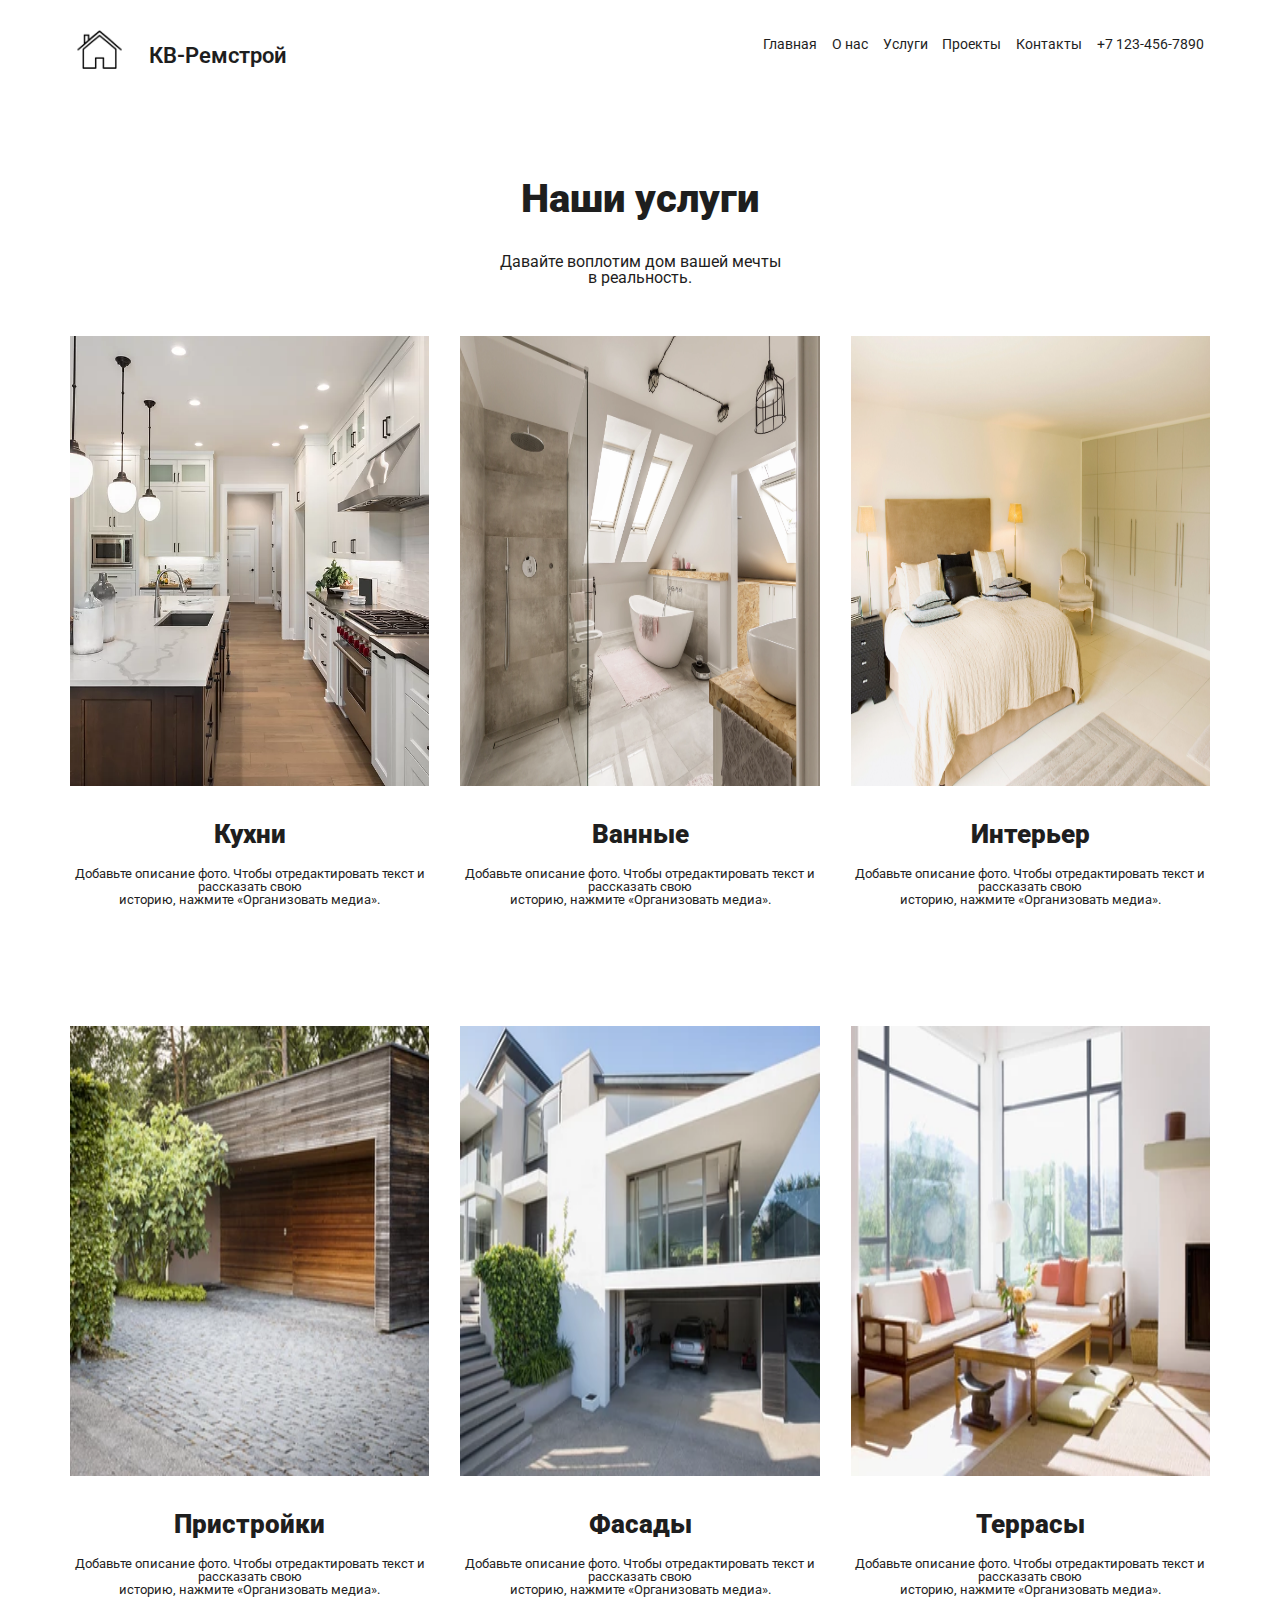
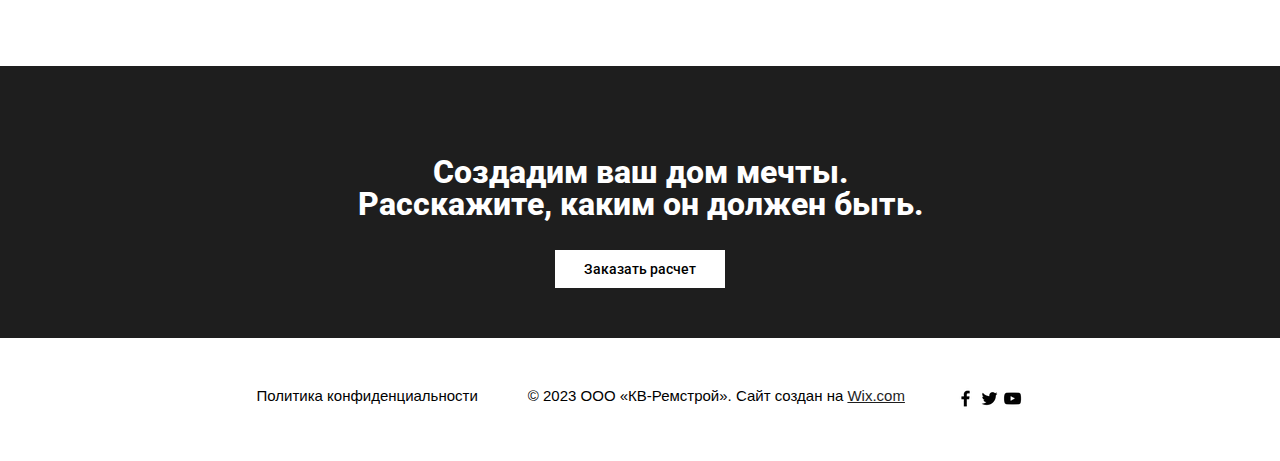
<file: services.html>
<html lang="en">
<head>
    <meta charset="UTF-8">
    <meta http-equiv="X-UA-Compatible" content="IE=edge">
    <meta name="viewport" content="width=device-width, initial-scale=1.0">
    <title>Document</title>
    <link rel="stylesheet" href="./services.css">
    <link rel="preconnect" href="https://fonts.googleapis.com">
    <link rel="preconnect" href="https://fonts.gstatic.com" crossorigin>
    <link href="https://fonts.googleapis.com/css2?family=Roboto:wght@300&display=swap" rel="stylesheet">
</head>
<body>
    <header class="header-box">
        <div class="header-wrapper">
            <div class="left-part">
                <img src="./images/litlle-img-house.png" class="little-img-home" alt="">
                <h2 class="home-title">
                    КВ-Ремстрой</h2>
            </div>
            <div class="right-text-nav-part">
                <nav class="page-nav-box">
                    <button class="nav-button">
                        Главная
                    </button>
                    <button class="nav-button">
                        <a href="./about-us.html" class="link">О нас</a>
                    </button>
                    <button class="nav-button">
                        <a href="./services.html" class="link">Услуги</a>
                    </button>
                    <button class="nav-button">
                        <a href="./projects.html" class="link">Проекты</a>
                    </button>
                    <button class="nav-button">
                        <a href="./contact.html" class="link">Контакты</a>
                    </button>
                    <button class="nav-button">
                        +7 123-456-7890
                    </button>
                </nav>
            </div>
        </div>
    </header>
    <main class="main-page-content">
        <div class="box-with-company-services">
            <h1 class="services-title">
                Наши услуги
            </h1>
            <p class="services-text">
                Давайте воплотим дом вашей мечты<br> в реальность.
            </p>
        </div>
        <div class="row-with-services-content-box">
            <div class="box-with-services">
                <img src="./images/little-house-kitchen.webp" class="img-settings" alt="">
                <h1 class="service-content-title">
                    Кухни
                </h1>
                <p class="services-content-text">
Добавьте описание фото. Чтобы отредактировать текст и рассказать свою<br> историю, нажмите «Организовать медиа».
                </p>
            </div>
            <div class="box-with-services">
                <img src="./images/bathroom-img.webp" class="img-settings" alt="">
                <h1 class="service-content-title">
                  Ванные
                </h1>
                <p class="services-content-text">
Добавьте описание фото. Чтобы отредактировать текст и рассказать свою<br> историю, нажмите «Организовать медиа».
                </p>
            </div>
            <div class="box-with-services">
                <img src="./images/slepping-room.webp" class="img-settings" alt="">
                <h1 class="service-content-title">
                    Интерьер
                </h1>
                <p class="services-content-text">
Добавьте описание фото. Чтобы отредактировать текст и рассказать свою<br> историю, нажмите «Организовать медиа».
                </p>
            </div>
        </div>
        <div class="row-with-services-content-box row-with-services-content-box-second">
            <div class="box-with-services">
                <img src="./images/garage.webp" class="img-settings" alt="">
                <h1 class="service-content-title">
                    Пристройки
                </h1>
                <p class="services-content-text">
Добавьте описание фото. Чтобы отредактировать текст и рассказать свою<br> историю, нажмите «Организовать медиа».
                </p>
            </div>
            <div class="box-with-services">
                <img src="./images/drake's-house.webp" class="img-settings" alt="">
                <h1 class="service-content-title">
                    Фасады
                </h1>
                <p class="services-content-text">
Добавьте описание фото. Чтобы отредактировать текст и рассказать свою<br> историю, нажмите «Организовать медиа».
                </p>
            </div>
            <div class="box-with-services">
                <img src="./images/second-living-room.webp" class="img-settings" alt="">
                <h1 class="service-content-title">
                    Террасы
                </h1>
                <p class="services-content-text">
Добавьте описание фото. Чтобы отредактировать текст и рассказать свою<br> историю, нажмите «Организовать медиа».
                </p>
            </div>
        </div>
        <div class="box-with-suggestion-for-user">
            <div class="box-with-suggestion-for-users-text-box">
                <h1 class="box-with-suggestion-for-users-title">                   
Создадим ваш дом мечты.<br>
Расскажите, каким он должен быть.
                </h1>
                <div class="box-with-suggestion-for-users-button-box">
                <button class="box-with-suggestion-for-users-button">
                    Заказать расчет
                </button>
            </div>
            </div>
        </div>
    </main>
    <footer class="footer-box">
        <div class="footer-wrapper">
        <div>
            <p class="footer-text">Политика конфиденциальности</p>
        </div>
        <div>
            <p class="footer-text footer-text-middle">© 2023 ООО «КВ-Ремстрой». Сайт создан на <a class="wix-link" href="https://ru.wix.com/">Wix.com</a></p>    
        </div>
            <div class="box-with-footer-img">
                <img src="./images/facebook-img.webp" alt="">
                <img src="./images/twitter-img.webp" alt="">
                <img src="./images/youtube-img.webp" alt="">
            </div>
        </div>
    </footer>
</body>
</html>
</file>
<file: index.css>
html, body, div, span, applet, object, iframe, h1, h2, h3, h4, h5, h6, p, blockquote, pre, a, abbr, acronym, address, big, cite, code, del, dfn, em, img, ins, kbd, q, s, samp, small, strike, strong, sub, sup, tt, var, b, u, i, center, dl, dt, dd, ol, ul, li, fieldset, form, label, legend, table, caption, tbody, tfoot, thead, tr, th, td, article, aside, canvas, details, embed, figure, figcaption, footer, header, hgroup, menu, nav, output, ruby, section, summary, time, mark, audio, video {
    margin: 0;
    padding: 0;
    border: 0;
    font-size: 100%;
    font: inherit;
    vertical-align: baseline;
    outline: none;
  }
  html { height: 101%; } /* always display scrollbars */
  body { font-size: 62.5%; line-height: 1; font-family: Arial, Tahoma, Verdana, sans-serif; }

  .home-title {
    color: #1e1e1e;
    font-size: 22px;
    font-family: 'Roboto', sans-serif;
    font-weight: 600;
    padding-top: 25px;
    padding-left: 20px;
  }

  .little-img-home {
    width: 59px;
    height: 59px;
  }

  .left-part {
    display: flex;
  }

  .nav-button {
    background: none;
    border: none;
    color: #1e1e1e;
    font-family: 'Roboto', sans-serif;
    font-size: 14px;
  }

  .right-text-nav-part {
    padding-top: 15px;
  }

  .header-wrapper {
    display: flex;
    justify-content: space-between;
    padding-top: 20px;
    padding-left: 70px;
    padding-right: 70px;
  }

  .nav-button:hover {
    color: #a26028;
    cursor: pointer;
  }

  .box-with-first-content-home {
    background-image: url(./images/big-white-houes.webp);
    background-position: center;
    background-size: cover;
    width: 100%;
  }
  .main-part-of-content {
    margin-top: 60px;
    margin-left: 70px;
    margin-right: 70px;
  }

  .big-white-title {
    font-size: 72px;
    color: white;
    font-weight: 700;
    line-height: 107px;
    padding-top: 50px;
  }



  .box-with-text-content {
    padding-left: 30px;
    padding-top: 14%;
    padding-bottom: 10%;
  }

  .white-button {
    width: 150px;
    color: black;
    background: white;
    border: 1px white solid;
    padding-top: 11px;
    padding-bottom: 11px;    
    font-size: 14px;
    margin-top: 50px;
  }

  .white-button:hover {
    color: goldenrod
  }


  .img-kitchen {
    width: 100%;
    height: 700px;
    background-size: cover;
    background-position: center left;
  }


  .box-with-img {
    width: 50%;
  }

  .second-box-with-home-kitchen {
    padding-top: 70px;
    display: flex;
  }
  .just-title {
    color: black;
    font-size: 40px;
    font-family: 'Roboto', sans-serif;
    font-weight: 900;
    line-height: 60px;
  }

  .just-text {
    font-size: 15px;
    font-family: 'Roboto', sans-serif;
    font-weight: 300;
    color: black;
    line-height: 25px;
    padding-top: 40px;
  }
  .box-with-text-menu {
    width: 50%;
    display: flex;
    flex-direction: column;
    justify-content: center;
    padding-left: 11%;
  }

  .black-btn {
    width: 155px;
    background: #1e1e1e;
    border: 1px solid #1e1e1e;
    color: white;
    font-size: 16px;
    font-family: 'Roboto', sans-serif;
    padding-top: 10px;
    padding-bottom: 10px;
    margin-top: 90px;
  }

  .company-title {
    text-align: center;
    font-size: 40px;
    font-family: 'Roboto', sans-serif;
    color: #1e1e1e;
    font-weight: 900;
  }

  .part-with-company-info {
    padding-top: 70px;
  }
    
  .company-chips-title {
    color: #a26028;
    font-size: 22px;
    font-family: 'Roboto', sans-serif;
    text-align: center;
    font-weight: 800;
    padding-bottom: 40px;
    line-height: 26px;
  }

  .company-chips-text {
    font-size: 16px;
    font-family: 'Roboto', sans-serif;
    text-align: center;
    line-height: 25px;
  }

  .box-with-company-chips-wrapper {
    display: flex;
    justify-content: space-between;
    padding-top: 110px;

  }

  .company-product-title {
    text-align: center;
    font-size: 40px;
    font-family: 'Roboto', sans-serif;
    color: #1e1e1e;
    font-weight: 900;
    padding-bottom: 40px;
  }

  .part-with-company-product {
    padding-top: 100px;
  }

  .box-with-img-first {
    background-image: url(./images/little-house-kitchen.webp);
    width: 32%;
    height: 666px;
  }

   .box-with-img-second {
    background-image: url(./images/bath-photo.webp);
    width: 32%;
    height: 666px;
  }

  
  .box-with-img-third {
    background-image: url(./images/livin-room-photo.webp);
    width: 32%;
    height: 666px;
  }

  .box-with-company-product-content {
    display: flex;
    justify-content: space-between;
  }

  .box-with-img-title {
font-size: 23px;
text-align: center;
color: white;
font-weight: 900;
font-family: 'Roboto', sans-serif;
padding-top: 50%;
}


.button-for-company-product {
  width: 160px;
  font-size:15px;
text-align: center;
color: white;
background: black;
border: 1px solid black;
font-family: 'Roboto', sans-serif;
padding-top: 8px;
padding-bottom: 8px;
}


.button-for-company-product:hover {
  background: #a26028;
  border: 1px solid #a26028;
}

.box-with-button {
  display: flex;
  justify-content: center;
  padding-top: 80px;
  padding-bottom: 40px;
}

.feedback-from-users-title {
  font-size: 40px;
  font-family: 'Roboto', sans-serif;
  text-align: center;
  color: #1e1e1e;
}

.feedback-from-users-box {
  margin-top: 50px;
}

.big-symbol {
  font-size: 130px;
  color: #1e1e1e;
  text-align: center;
  padding-bottom: 30px;
}

.text-after-symbol {
  line-height: 1.88em;
    text-align: center;
    font-size: 15px;

}

.username {
  color: #a26028;
  font-size: 22px;
  font-family: 'Roboto', sans-serif;
  font-weight: 900;
  text-align: center;
  padding-top: 20px;
}


.feedback-from-users-content-part {
  display: flex;
  justify-content: center;
}

.box-with-feedback-center-box {
  padding-left: 10%;
  padding-right: 10%;
}

.suggestion-box {
  background: #1e1e1e;
  width: 100%;
  margin-top: 80px;
  display: flex;
}

.left-box-with-text-info {
  width: 50%;
  display: flex;
  flex-direction: column;
  padding-left: 10%;
  padding-top: 5%;
  padding-bottom: 5%;
}

.info-box-just-sub-text {
  line-height: 1.88em;
    font-size: 15px;
    color: white;
    padding-top: 20px;
}

.left-box-with-text-info-title {
  font-size: 40px;
  font-family: 'Roboto', sans-serif;
  font-weight: 900;
  color: white;
}

.text-for-input-row {
color: white;
font-size: 13px;
}

.input-row {
  background: none;
  border: none;
  border-bottom: 1px solid white;
  width: 180px;
}

.first-row {
  display: flex;
}

.column-with-input-first {
  padding-right: 16px;
}
.first-row-first {
padding-bottom: 20px;
}

.big-input-row {
  background: none;
  border: none;
  border-bottom: 1px solid white;
  width: 380px;
}

.link {
  text-decoration: none;
  color: #1e1e1e;
}

.second-row {
  padding-top: 30px;
}

.big-input-row-text {
  padding-top: 90px;
}
.third-row {
  padding-top: 20px;
}

.right-email-box {
  padding-bottom: 30px;
  padding-top: 5%;
  padding-right: 2%;
}


.white-big-btn {
  width: 385px;
  color: #1e1e1e;
  padding-top: 10px;
  padding-bottom: 10px;
  font-family: 'Roboto', sans-serif;
  font-weight: 900;
  margin-top: 20px;
}

.white-big-btn:hover {
  color: #a26028;
  cursor: pointer;
}

.row-with-images {
  display: flex;
  justify-content: center;
}


.second-img {
  padding-left: 70px;
  padding-right: 70px;
}

.third-img {
  padding-right: 70px;
}

.footer-text {
  font-size: 15px;
  color: #1e1e1e;
}

.box-with-partners-img {
  padding-top: 80px;
  padding-bottom: 50px
}
.wix-link {
  color: #1e1e1e;
  cursor: pointer;
}

.footer-wrapper {
  display: flex;
  justify-content: center;

}

.footer-box {
  padding-top: 50px;
  padding-bottom: 50px;
}

.footer-text-middle {
  padding-left: 50px;
  padding-right: 50px;
}


@media (max-width: 767px) {
  .box-with-first-content-home {
    display: flex;
    flex-direction: column;
    justify-content: center;
  }


  .home-title {
    font-size: 14px;
    padding-left: 5px;
  }

  .header-wrapper {
    display: flex;
    flex-direction: column;
  }



  .box-with-text-content {
    padding-left: 0px;
  }

  .big-white-title {
    font-size: 18px;
    color: white;
    text-align: center;
    line-height: 50px;
  }
  .white-button {
    margin-left: 25%;
  }
  .second-box-with-home-kitchen {
    display: flex;
    flex-direction: column-reverse;
    justify-content: center;
    padding-top: 25px;
  }
  .box-with-text-menu {
  text-align: center;
    padding-left: 25%;
    align-items: center;
    padding-bottom: 40px;
  }
  .box-with-img {
    width: 100%;
  }

  .just-title {
    font-size: 24px;
    line-height: 30px;
  }

  .just-text {
    padding-top: 13px;
  }

  .black-btn {
    margin-top: 21px;
  }

  .box-with-company-chips-wrapper {
    display: flex;
    flex-direction: column-reverse;
    justify-content: center;
    padding-top: 25px;
  }

  .box-with-company-chips {
    padding-top: 20px;
  }

  .box-with-company-product-content {
    display: flex;
    flex-direction: column;
    justify-content: center;
  }
  .box-with-img-first {
    width: 100%;
  }
  .box-with-img-second {
    width: 100%;
  }

  .box-with-img-third {
    width: 100%;
  }

  .feedback-from-users-content-part {
    display: flex;
    flex-direction: column;
    justify-content: center;
  }
  .suggestion-box {
    display: flex;
    flex-direction: column;
  }
  .right-email-box {
    display: flex;
    flex-direction: column;
    align-items: center;
    padding-left: 3%;
    padding-right: 3%;
  }
  .first-row {
    display: flex;
    flex-direction: column;
  }
  .second-row {
    display: flex;
    flex-direction: column;
  }

  .third-row {
    display: flex;
    flex-direction: column;
  }
  .column-with-input-first {
    padding-bottom: 20px;
  }
  .input-row {
    width: 370px;
  }
  .left-box-with-text-info {
    padding-left: 17%;
  }

  .left-box-with-text-info-title {
    font-size: 27px;
  }

  .row-with-images {
    flex-direction: column;
    align-items: center;
  }

  .second-img {
    padding-left: 0px;
    padding-right: 0px;
  }

  .third-img {
    padding-left: 0px;
    padding-right: 0px;
  }

  .footer-wrapper {
    display: flex;
    flex-direction: column-reverse;
    text-align: center;
  }

  .footer-text {
    padding-bottom: 12px;
    padding-top: 12px;
  }
}
@media (max-width: 545px) {
  .white-big-btn {
    width: 230px;
  }
  .input-row {
    width: 230px;
  } 

  .big-input-row {
    width: 230px;
  }
}

@media (max-width: 467px) {
  .white-big-btn {
    width: 190px;
  }
  .input-row {
    width: 190px;
  } 

  .big-input-row {
    width: 190px;
  }
}

@media (max-width: 300px) {
  .white-button {
    width: 80px;
    margin-left: 17px;
  }

  
.company-title {
  font-size: 25px;
}

.company-chips-text {
  font-size: 16px;
}

.company-chips-title {
  font-size: 18px;
}



}


@media (max-width: 346px) {
  .white-button {
    width: 80px;
    margin-left: 25%;

    

  }
  .box-with-partners-img {
    display: flex;
    flex-wrap: wrap;
  }

  .big-input-row {
    width: 75px;

  }

  .input-row {
    width: 70px;
  }

  .white-big-btn {
    width: 78px;
  }

  .info-box-just-sub-text {
    font-size: 10px;
  }

  .left-box-with-text-info-title {
    font-size: 17px;
  }

  .feedback-from-users-title {
    font-size: 26px;
  }

.third-row  {
  padding-left: 13px;
}


.company-title {
  font-size: 25px;
}

.company-chips-text {
  font-size: 16px;
}

.company-chips-title {
  font-size: 18px;
}


}




@media (max-width: 346px) { 
  .white-button {
    width: 80px;
    margin-left: 25%;

    

  }
  .box-with-partners-img {
    display: flex;
    flex-wrap: wrap;
  }

  .big-input-row {
    width: 50px;

  }

  .input-row {
    width: 45px;
  }

  .white-big-btn {
    width: 60px;
    font-size: 10px;
  }

  .info-box-just-sub-text {
    font-size: 10px;
  }

  .left-box-with-text-info-title {
    font-size: 17px;
  }

  .feedback-from-users-title {
    font-size: 26px;
  }

.third-row  {
  padding-left: 13px;
}

.first-row-second {
  padding-left: 11px;
}

.white-button {
  text-align: center;
  margin-left: 10px;
  width: 50px;
  font-size: 10px;
}

.company-title {
  font-size: 25px;
}

.company-chips-text {
  font-size: 16px;
}

.company-chips-title {
  font-size: 18px;
}

}
</file>
<file: about-us.css>
html, body, div, span, applet, object, iframe, h1, h2, h3, h4, h5, h6, p, blockquote, pre, a, abbr, acronym, address, big, cite, code, del, dfn, em, img, ins, kbd, q, s, samp, small, strike, strong, sub, sup, tt, var, b, u, i, center, dl, dt, dd, ol, ul, li, fieldset, form, label, legend, table, caption, tbody, tfoot, thead, tr, th, td, article, aside, canvas, details, embed, figure, figcaption, footer, header, hgroup, menu, nav, output, ruby, section, summary, time, mark, audio, video {
    margin: 0;
    padding: 0;
    border: 0;
    font-size: 100%;
    font: inherit;
    vertical-align: baseline;
    outline: none;
  }
  html { height: 101%; } /* always display scrollbars */
  body { font-size: 62.5%; line-height: 1; font-family: Arial, Tahoma, Verdana, sans-serif; }

  .home-title {
    color: #1e1e1e;
    font-size: 22px;
    font-family: 'Roboto', sans-serif;
    font-weight: 600;
    padding-top: 25px;
    padding-left: 20px;
  }

  .little-img-home {
    width: 59px;
    height: 59px;
  }

  .left-part {
    display: flex;
  }

  .nav-button {
    background: none;
    border: none;
    color: #1e1e1e;
    font-family: 'Roboto', sans-serif;
    font-size: 14px;
  }

  .right-text-nav-part {
    padding-top: 15px;
  }

  .header-wrapper {
    display: flex;
    justify-content: space-between;
    padding-top: 20px;
    padding-left: 70px;
    padding-right: 70px;
  }

  .nav-button:hover {
    color: #a26028;
    cursor: pointer;
  }

  .about-company-title {
    font-size: 40px;
    font-family: 'Roboto', sans-serif;
    text-align: center;
    padding-bottom: 20px;
  }

  .about-company-text {
    font-size: 15px;
    font-family: 'Roboto', sans-serif;
    text-align: center;
  }


.main-content-box  {
    padding-top: 50px;
}

.second-kitchen-img {
    width: 100%;
    object-fit: cover;
    background-position: center center;
    background-size: cover;
    height: 650px;
}

.box-with-image {
margin-top: 50px;
overflow: hidden;
}

.how-we-works-title {
    font-size: 40px;
    font-family: 'Roboto', sans-serif;
    text-align: center;
    font-weight: 900;
    padding-bottom: 40px;
}

.how-we-works-text {
    font-size: 15px;
    font-family: 'Roboto', sans-serif;
    text-align: center;
    font-weight: 900;
}

.box-how-we-works {
    padding-top: 80px;
    padding-bottom: 70px;
}


.box-with-how-we-works-content {
    padding-top: 100px;
}

.just-img-wrapper {
    width: 25%;
}

.just-img {
    width: 100%;
    height: 100%;
}

.just-text-wrapper {
    width: 25%;
    background: #DBDBDB;
}

.just-text-title {
    font-size: 22px;
    text-align: center;
    font-weight: 700;
    padding-top: 80px;

}


.just-sub-text {
    font-size: 15px;
    text-align: center;
    font-weight: 500;
    padding-top: 40px;
    line-height: 1.88em;
    padding-bottom: 51px;
}

.first-row {
    display: flex;
}

.quantity-title {
    font-size: 40px;
    text-align: center;
    font-weight: 700;
    font-family: 'Roboto', sans-serif;
    padding-bottom: 30px;
}

.box-with-quantity-garanties {
    padding-top: 50px;
    padding-bottom: 20px;
}

.quantity-text {
    font-size: 15px;
    text-align: center;
    font-weight: 500;
    font-family: 'Roboto', sans-serif;
    line-height: 1.88em;
    padding-top: 40px;
}


.box-with-suggestion-for-user {
    background: #1e1e1e;
    width: 100%;
    padding-bottom: 50px;
    padding-top: 60px;
}

.box-with-suggestion-for-users-title {
    text-align: center;
    font-size: 32px;
    color: white;
    font-weight: 800;
    font-family: 'Roboto', sans-serif;
    padding-top: 30px;
    padding-bottom: 30px;
}

.box-with-suggestion-for-users-button {
    width: 170px;
    background: white;
    border: 1px white solid;
    font-size: 14px;
    color: black;
    font-weight: 500;
    padding-top: 10px;
    padding-bottom: 10px;
    font-family: 'Roboto', sans-serif;
}


.box-with-suggestion-for-users-button-box {
    display: flex;
    justify-content: center;
}

.box-with-suggestion-for-users-button:hover {
    color: #a26028;
    cursor: pointer;
}

.wix-link {
    color: #1e1e1e;
    cursor: pointer;
  }
  
  .footer-wrapper {
    display: flex;
    justify-content: center;
  
  }
  
  .footer-box {
    padding-top: 50px;
    padding-bottom: 50px;
  }
  
  .footer-text-middle {
    padding-left: 50px;
    padding-right: 50px;
  }

  .footer-text {
    font-size: 14px;
  }

  .link {
    text-decoration: none;
    color: #1e1e1e;
  }

  @media (max-width: 767px) {
    .header-wrapper {
        display: flex;
        flex-direction: column;
      }
    
    
    
      .box-with-text-content {
        padding-left: 0px;
      }
    
      .big-white-title {
        font-size: 18px;
        color: white;
        text-align: center;
        line-height: 50px;
      }
      .white-button {
        margin-left: 25%;
      }

      .home-title {
        font-size: 12px;
        padding-left: 3px;
      }

      .nav-button {
        font-size: 13px;
      }

      .about-company-title {
        font-size: 18px;
      }

      .about-company-text {
        font-size: 12px;
        padding-left: 5px;
        padding-right: 5px;
      }

      .about-company-box {
        display: flex;
        flex-direction: column;
      }

      .second-kitchen-img {
        background-position: center center;
      }

      .how-we-works-title {
        font-size: 22px;
      }

      .how-we-works-text {
        font-size: 14px;
        padding-left: 9px;
        padding-right: 9px;
      }

      .first-row {
        display: flex;
        flex-direction: column;
      }

      .just-text-wrapper {
        width: 100%;
      }
      .just-img {
        width: 100%;
      }

      .just-img-wrapper {
        width: 100%;
      }

      .just-text-title {
        font-size: 17px;
        padding-top: 18px;
      }

      .just-sub-text {
        padding-top: 10px;
        padding-bottom: 10px;
        font-size: 13px;
      }


      .first-row-next-row {
        display: flex;
        flex-direction: column-reverse;
      }


      .quantity-title {
        font-size: 24px;
        padding-left: 10px;
        padding-right: 10px;
      }

      .quantity-text {
        font-size: 13px;
        padding-left: 10px;
        padding-right: 10px;
      }

      .box-with-suggestion-for-users-title {
        font-size: 20px;
        padding-left: 10px;
        padding-right: 10px;
      }

      .box-with-suggestion-for-users-button {
        width: 150px;
      }


      .footer-wrapper {
        display: flex;
        flex-direction: column-reverse;
        text-align: center;
      }
    
      .footer-text {
        padding-bottom: 12px;
        padding-top: 12px;
      }
  }
</file>
<file: contact.css>
html, body, div, span, applet, object, iframe, h1, h2, h3, h4, h5, h6, p, blockquote, pre, a, abbr, acronym, address, big, cite, code, del, dfn, em, img, ins, kbd, q, s, samp, small, strike, strong, sub, sup, tt, var, b, u, i, center, dl, dt, dd, ol, ul, li, fieldset, form, label, legend, table, caption, tbody, tfoot, thead, tr, th, td, article, aside, canvas, details, embed, figure, figcaption, footer, header, hgroup, menu, nav, output, ruby, section, summary, time, mark, audio, video {
    margin: 0;
    padding: 0;
    border: 0;
    font-size: 100%;
    font: inherit;
    vertical-align: baseline;
    outline: none;
  }
  html { height: 101%; } /* always display scrollbars */
  body { font-size: 62.5%; line-height: 1; font-family: Arial, Tahoma, Verdana, sans-serif; }

  .home-title {
    color: #1e1e1e;
    font-size: 22px;
    font-family: 'Roboto', sans-serif;
    font-weight: 600;
    padding-top: 25px;
    padding-left: 20px;
  }

  .little-img-home {
    width: 59px;
    height: 59px;
  }

  .left-part {
    display: flex;
  }

  .nav-button {
    background: none;
    border: none;
    color: #1e1e1e;
    font-family: 'Roboto', sans-serif;
    font-size: 14px;
  }

  .right-text-nav-part {
    padding-top: 15px;
  }

  .header-wrapper {
    display: flex;
    justify-content: space-between;
    padding-top: 20px;
    padding-left: 70px;
    padding-right: 70px;
  }

  .nav-button:hover {
    color: #a26028;
    cursor: pointer;
  }

  .suggestion-box {
    background: none;
    width: 100%;
    margin-top: 80px;
    display: flex;
  }
  
  .left-box-with-text-info {
    width: 50%;
    display: flex;
    flex-direction: column;
    padding-left: 10%;
    padding-top: 5%;
    padding-bottom: 5%;
  }
  
  .info-box-just-sub-text {
    line-height: 1.88em;
      font-size: 15px;
      color: black;
      padding-top: 20px;
  }
  
  .left-box-with-text-info-title {
    font-size: 40px;
    font-family: 'Roboto', sans-serif;
    font-weight: 900;
    color: black;
  }
  
  .text-for-input-row {
  color: black;
  font-size: 13px;
  }
  
  .input-row {
    background: none;
    border: none;
    border-bottom: 1px solid black;
    width: 180px;
  }
  
  .first-row {
    display: flex;
  }
  
  .column-with-input-first {
    padding-right: 16px;
  }
  .first-row-first {
  padding-bottom: 20px;
  }
  
  .big-input-row {
    background: none;
    border: none;
    border-bottom: 1px solid black;
    width: 380px;
  }
  
  .link {
    text-decoration: none;
    color: #1e1e1e;
  }
  
  .second-row {
    padding-top: 30px;
  }
  
  .big-input-row-text {
    padding-top: 90px;
  }
  .third-row {
    padding-top: 20px;
  }
  
  .right-email-box {
    padding-bottom: 30px;
    padding-top: 5%;
    padding-right: 2%;
  }
  
  
  .white-big-btn {
    width: 385px;
    color: white;
    background: black;
    padding-top: 10px;
    padding-bottom: 10px;
    font-family: 'Roboto', sans-serif;
    font-weight: 900;
    margin-top: 20px;
    border: 1px solid black;
  }
  
  .white-big-btn:hover {
    background: #a26028;
    cursor: pointer;
    color: white;
    border: 1px solid #a26028;
  }
  

  .box-with-suggestion-for-user {
    background: #1e1e1e;
    width: 100%;
    padding-bottom: 50px;
    padding-top: 60px;
}

.box-with-suggestion-for-users-title {
    text-align: center;
    font-size: 32px;
    color: white;
    font-weight: 800;
    font-family: 'Roboto', sans-serif;
    padding-top: 30px;
    padding-bottom: 30px;
}

.box-with-suggestion-for-users-button {
    width: 170px;
    background: white;
    border: 1px white solid;
    font-size: 14px;
    color: black;
    font-weight: 500;
    padding-top: 10px;
    padding-bottom: 10px;
    font-family: 'Roboto', sans-serif;
}


.box-with-suggestion-for-users-button-box {
    display: flex;
    justify-content: center;
}

.box-with-suggestion-for-users-button:hover {
    color: #a26028;
    cursor: pointer;
}

.footer-wrapper {
  display: flex;
  justify-content: center;

}

.footer-box {
  padding-top: 50px;
  padding-bottom: 50px;
}

.footer-text-middle {
  padding-left: 50px;
  padding-right: 50px;
}

.footer-text {
  font-size: 15px;
}

.link {
  text-decoration: none;
  color: #1e1e1e;
}

@media (max-width: 767px) {
  .header-wrapper {
      display: flex;
      flex-direction: column;
    }
    .white-button {
      margin-left: 25%;
    }

    .home-title {
      font-size: 10px;
      padding-left: 3px;
    }

    .nav-button {
      font-size: 13px;
    }

    .box-with-suggestion-for-users-title {
      font-size: 20px;
      padding-left: 10px;
      padding-right: 10px;
    }

    .box-with-suggestion-for-users-button {
      width: 150px;
    }

    .footer-wrapper {
      display: flex;
      flex-direction: column-reverse;
      text-align: center;
    }
  
    .footer-text {
      padding-bottom: 12px;
      padding-top: 12px;
    }

    .suggestion-box {
      display: flex;
      flex-direction: column; 
    }

    .right-email-box {
      display: flex;
      flex-direction: column;
      padding-left: 30px;
    }

    .input-row {
      width: 60px;

    }

    .second-row {
      width: 50px;
    }

    .left-box-with-text-info-title {
      font-size: 22px;
      padding-left: 18%;
      text-align: center;
    }

    .white-big-btn {
      width: 140px;
    }

    .big-input-row {
      width: 140px;
    }
    .info-box-just-sub-text {
      padding-left: 18%
    }
  };
</file>
<file: projects.css>
html, body, div, span, applet, object, iframe, h1, h2, h3, h4, h5, h6, p, blockquote, pre, a, abbr, acronym, address, big, cite, code, del, dfn, em, img, ins, kbd, q, s, samp, small, strike, strong, sub, sup, tt, var, b, u, i, center, dl, dt, dd, ol, ul, li, fieldset, form, label, legend, table, caption, tbody, tfoot, thead, tr, th, td, article, aside, canvas, details, embed, figure, figcaption, footer, header, hgroup, menu, nav, output, ruby, section, summary, time, mark, audio, video {
    margin: 0;
    padding: 0;
    border: 0;
    font-size: 100%;
    font: inherit;
    vertical-align: baseline;
    outline: none;
  }
  html { height: 101%; } /* always display scrollbars */
  body { font-size: 62.5%; line-height: 1; font-family: Arial, Tahoma, Verdana, sans-serif; }

  .home-title {
    color: #1e1e1e;
    font-size: 22px;
    font-family: 'Roboto', sans-serif;
    font-weight: 600;
    padding-top: 25px;
    padding-left: 20px;
  }

  .little-img-home {
    width: 59px;
    height: 59px;
  }

  .left-part {
    display: flex;
  }

  .nav-button {
    background: none;
    border: none;
    color: #1e1e1e;
    font-family: 'Roboto', sans-serif;
    font-size: 14px;
  }

  .right-text-nav-part {
    padding-top: 15px;
  }

  .header-wrapper {
    display: flex;
    justify-content: space-between;
    padding-top: 20px;
    padding-left: 70px;
    padding-right: 70px;
  }

  .nav-button:hover {
    color: #a26028;
    cursor: pointer;
  }

  .link {
    text-decoration: none;
    color: #1e1e1e;
  }

  .services-title {
    font-size: 40px;
    color: #1e1e1e;
    font-family: 'Roboto', sans-serif;
    font-weight: 900;
    text-align: center;
  }

  .services-text {
    font-size: 16px;
    color: #1e1e1e;
    font-family: 'Roboto', sans-serif;
    font-weight: 400;
    text-align: center;
    padding-top: 35px;
  }


  .main-page-content {
    padding-top: 100px;
    
  }

  .row-with-images {
    display: flex;
    justify-content: center;
    padding-bottom: 30px;
  }

  .projects-content-box {
    padding-left: 70px;
    padding-right: 70px;
    padding-top: 50px;
    padding-bottom: 20px;
  }


  .img-settings-center {
    padding-left: 30px;
    padding-right: 30px;
  }


  .img-settings-center-second {
    width: 505px;
  }

  .box-with-suggestion-for-user {
    background: #1e1e1e;
    width: 100%;
    padding-bottom: 50px;
    padding-top: 60px;
}

.box-with-suggestion-for-users-title {
    text-align: center;
    font-size: 32px;
    color: white;
    font-weight: 800;
    font-family: 'Roboto', sans-serif;
    padding-top: 30px;
    padding-bottom: 30px;
}

.box-with-suggestion-for-users-button {
    width: 170px;
    background: white;
    border: 1px white solid;
    font-size: 14px;
    color: black;
    font-weight: 500;
    padding-top: 10px;
    padding-bottom: 10px;
    font-family: 'Roboto', sans-serif;
}


.box-with-suggestion-for-users-button-box {
    display: flex;
    justify-content: center;
}

.box-with-suggestion-for-users-button:hover {
    color: #a26028;
    cursor: pointer;
}
  

.footer-wrapper {
    display: flex;
    justify-content: center;
  
  }
  
  .footer-box {
    padding-top: 50px;
    padding-bottom: 50px;
  }
  
  .footer-text-middle {
    padding-left: 50px;
    padding-right: 50px;
  }

  .footer-text {
    font-size: 15px;
  }


  @media (max-width: 767px) {
    .header-wrapper {
        display: flex;
        flex-direction: column;
      }

      
    
      .box-with-text-content {
        padding-left: 0px;
      }
    
      .big-white-title {
        font-size: 18px;
        color: white;
        text-align: center;
        line-height: 50px;
      }
      .white-button {
        margin-left: 25%;
      }

      .home-title {
        font-size: 12px;
        padding-left: 3px;
      }

      .nav-button {
        font-size: 13px;
      }

      .row-with-images {
        display: flex;
        flex-direction: column;
      }

      .services-title {
        font-size: 18px;

      }

      .services-text {
        font-size: 14px;
      }

      .row-with-images {
        width: 100%;
        padding-left: 0px;
        padding-right: 0px;
        padding-bottom: 0px;
      }

      .projects-content-box {
        padding-left: 0px;
        padding-right: 0px;
      }

      .img-settings-center {
        padding-left: 0px;
        padding-right: 0px;
      }
      
      .box-with-suggestion-for-users-title {
        font-size: 20px;
        padding-left: 10px;
        padding-right: 10px;
      }

      .box-with-suggestion-for-users-button {
        width: 150px;
      }
      .footer-wrapper {
        display: flex;
        flex-direction: column-reverse;
        text-align: center;
      }
    
      .footer-text {
        padding-bottom: 12px;
        padding-top: 12px;
      }
  }

  @media (max-width: 1199px) {
    .row-with-images {
        display: flex;
        flex-direction: column;
      }
      .img-settings-center {
        padding-left: 0px;
        padding-right: 0px;
      }

  }
</file>
<file: services.css>
html, body, div, span, applet, object, iframe, h1, h2, h3, h4, h5, h6, p, blockquote, pre, a, abbr, acronym, address, big, cite, code, del, dfn, em, img, ins, kbd, q, s, samp, small, strike, strong, sub, sup, tt, var, b, u, i, center, dl, dt, dd, ol, ul, li, fieldset, form, label, legend, table, caption, tbody, tfoot, thead, tr, th, td, article, aside, canvas, details, embed, figure, figcaption, footer, header, hgroup, menu, nav, output, ruby, section, summary, time, mark, audio, video {
    margin: 0;
    padding: 0;
    border: 0;
    font-size: 100%;
    font: inherit;
    vertical-align: baseline;
    outline: none;
  }
  html { height: 101%; } /* always display scrollbars */
  body { font-size: 62.5%; line-height: 1; font-family: Arial, Tahoma, Verdana, sans-serif; }

  .home-title {
    color: #1e1e1e;
    font-size: 22px;
    font-family: 'Roboto', sans-serif;
    font-weight: 600;
    padding-top: 25px;
    padding-left: 20px;
  }

  .little-img-home {
    width: 59px;
    height: 59px;
  }

  .left-part {
    display: flex;
  }

  .nav-button {
    background: none;
    border: none;
    color: #1e1e1e;
    font-family: 'Roboto', sans-serif;
    font-size: 14px;
  }

  .right-text-nav-part {
    padding-top: 15px;
  }

  .header-wrapper {
    display: flex;
    justify-content: space-between;
    padding-top: 20px;
    padding-left: 70px;
    padding-right: 70px;
  }

  .nav-button:hover {
    color: #a26028;
    cursor: pointer;
  }

  .link {
    text-decoration: none;
    color: #1e1e1e;
  }

  .services-title {
    font-size: 40px;
    color: #1e1e1e;
    font-family: 'Roboto', sans-serif;
    font-weight: 900;
    text-align: center;
  }

  .services-text {
    font-size: 16px;
    color: #1e1e1e;
    font-family: 'Roboto', sans-serif;
    font-weight: 400;
    text-align: center;
    padding-top: 35px;
  }


  .main-page-content {
    padding-top: 100px;
    
  }


  .box-with-services {
    width: 31.5%;

  }

  .row-with-services-content-box {
    display: flex;
    justify-content: space-between;
    padding-left: 70px;
    padding-right: 70px;
    padding-top: 50px;
    padding-bottom: 70px;
  }

  .img-settings {
    width: 100%;
    height: 450px;
  }

  .service-content-title {
    font-size: 26px;
    color: #1e1e1e;
    font-family: 'Roboto', sans-serif;
    font-weight: 900;
    text-align: center;
    padding-top: 35px;
    padding-bottom: 20px;
  }


  .services-content-text {
    font-size: 13px;
    color: #1e1e1e;
    font-family: 'Roboto', sans-serif;
    font-weight: 400;
    text-align: center;
  }

  .box-with-suggestion-for-user {
    background: #1e1e1e;
    width: 100%;
    padding-bottom: 50px;
    padding-top: 60px;
}

.box-with-suggestion-for-users-title {
    text-align: center;
    font-size: 32px;
    color: white;
    font-weight: 800;
    font-family: 'Roboto', sans-serif;
    padding-top: 30px;
    padding-bottom: 30px;
}

.box-with-suggestion-for-users-button {
    width: 170px;
    background: white;
    border: 1px white solid;
    font-size: 14px;
    color: black;
    font-weight: 500;
    padding-top: 10px;
    padding-bottom: 10px;
    font-family: 'Roboto', sans-serif;
}


.box-with-suggestion-for-users-button-box {
    display: flex;
    justify-content: center;
}

.box-with-suggestion-for-users-button:hover {
    color: #a26028;
    cursor: pointer;
}

.wix-link {
    color: #1e1e1e;
    cursor: pointer;
  }
  
  .footer-wrapper {
    display: flex;
    justify-content: center;
  
  }
  
  .footer-box {
    padding-top: 50px;
    padding-bottom: 50px;
  }
  
  .footer-text-middle {
    padding-left: 50px;
    padding-right: 50px;
  }

  .footer-text {
    font-size: 15px;
  }
  @media (max-width: 767px) {
    .header-wrapper {
        display: flex;
        flex-direction: column;
      }

      
    
      .box-with-text-content {
        padding-left: 0px;
      }
    
      .big-white-title {
        font-size: 18px;
        color: white;
        text-align: center;
        line-height: 50px;
      }
      .white-button {
        margin-left: 25%;
      }

      .home-title {
        font-size: 12px;
        padding-left: 3px;
      }

      .nav-button {
        font-size: 13px;
      }

      .services-title {
        font-size: 22px;

      }

      .services-text {
        font-size: 11px;
        text-align: center;
      }

      .row-with-services-content-box {
        display: flex;
        flex-direction: column;
        padding-left: 0px;
        padding-right: 0px;
        justify-content: center;
      }

      .img-settings {
        width: 100%;
        height: 100%;
      }

      .box-with-services {
        width: 100%;
        padding-bottom: 0px;
      }

      .row-with-services-content-box-second {
        padding-top: 0px;
      }

      .services-content-text {
        padding-bottom: 60px;
      }

      .box-with-suggestion-for-users-title {
        font-size: 20px;
        padding-left: 10px;
        padding-right: 10px;
      }

      .box-with-suggestion-for-users-button {
        width: 150px;
      }

      .footer-wrapper {
        display: flex;
        flex-direction: column-reverse;
        text-align: center;
      }
    
      .footer-text {
        padding-bottom: 12px;
        padding-top: 12px;
      }
    }
</file>
